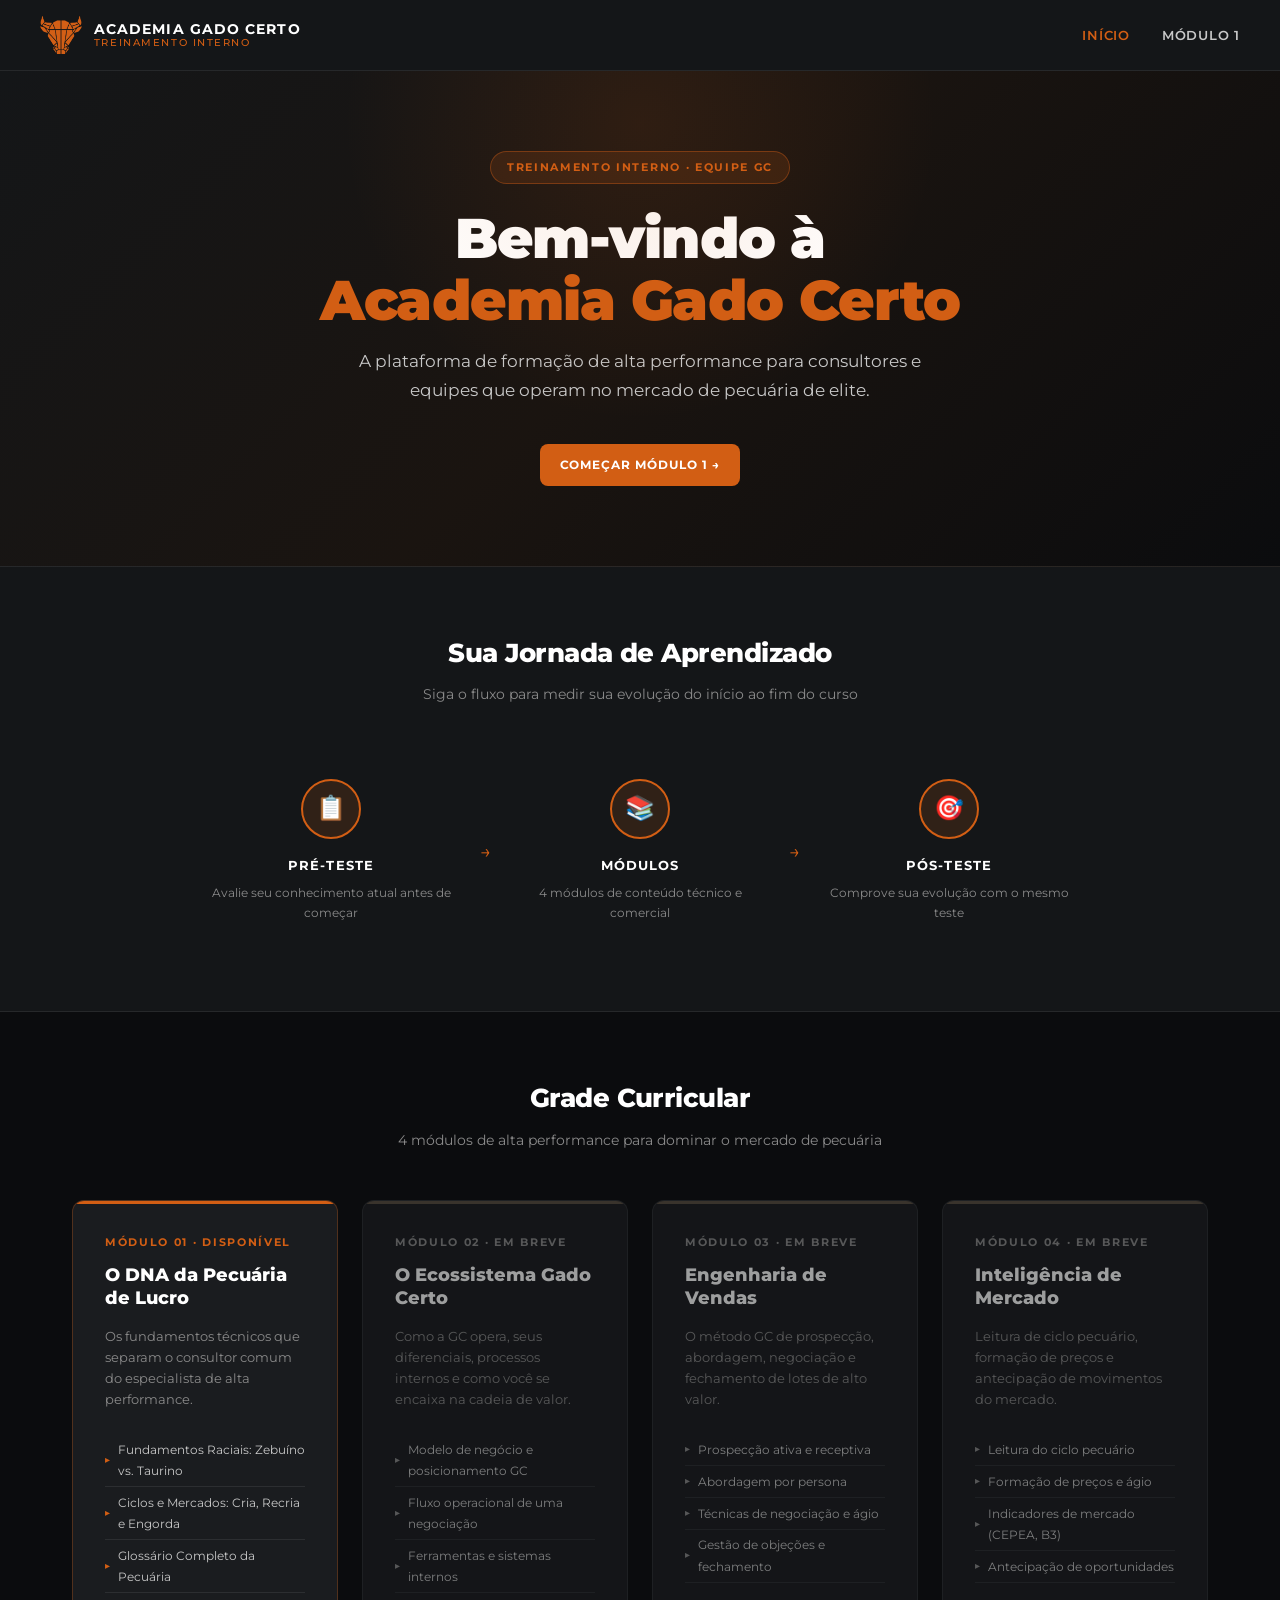
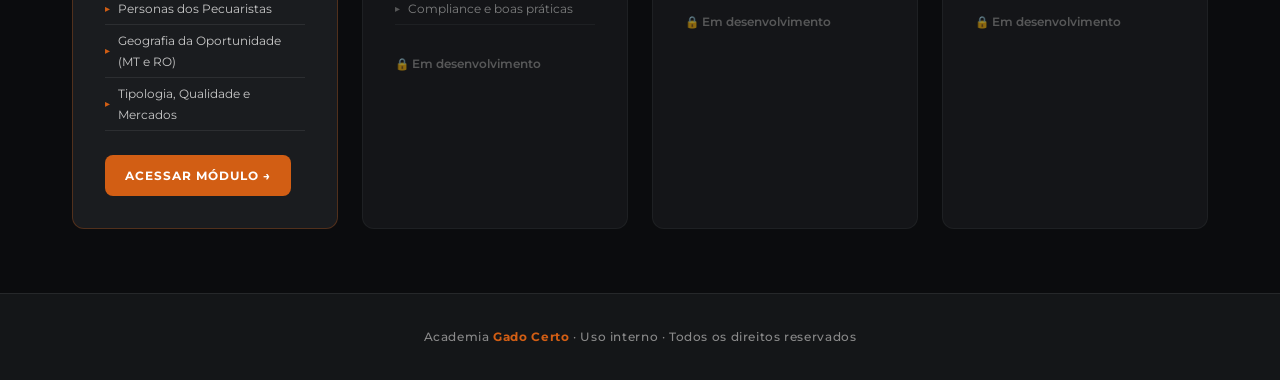
<file: index.html>
<!DOCTYPE html>
<html lang="pt-BR">
<head>
  <meta charset="UTF-8" />
  <meta name="viewport" content="width=device-width, initial-scale=1.0" />
  <title>Academia Gado Certo</title>
  <link rel="stylesheet" href="assets/style.css" />
  <link rel="icon" type="image/png" href="assets/logo.png" />
</head>
<body>

  <!-- HEADER -->
  <header class="header">
    <div class="header-inner">
      <a href="index.html" class="logo-area">
        <img src="assets/logo.png" alt="Gado Certo" />
        <div class="logo-text">
          Academia Gado Certo
          <span>Treinamento Interno</span>
        </div>
      </a>
      <ul class="nav-links">
        <li><a href="index.html" class="active">Início</a></li>
        <li><a href="modulo-1.html">Módulo 1</a></li>
      </ul>
    </div>
  </header>

  <!-- HERO -->
  <section class="hero">
    <div class="hero-badge">Treinamento Interno · Equipe GC</div>
    <h1>Bem-vindo à<br /><em>Academia Gado Certo</em></h1>
    <p>A plataforma de formação de alta performance para consultores e equipes que operam no mercado de pecuária de elite.</p>
    <a href="modulo-1.html" class="btn btn-primary">Começar Módulo 1 →</a>
  </section>

  <!-- FLUXO DE APRENDIZADO -->
  <section class="flow">
    <div class="section-title">
      <h2>Sua Jornada de Aprendizado</h2>
      <p>Siga o fluxo para medir sua evolução do início ao fim do curso</p>
    </div>
    <div class="flow-steps">
      <div class="flow-step active">
        <div class="step-icon">📋</div>
        <h3>Pré-Teste</h3>
        <p>Avalie seu conhecimento atual antes de começar</p>
      </div>
      <div class="flow-arrow">→</div>
      <div class="flow-step active">
        <div class="step-icon">📚</div>
        <h3>Módulos</h3>
        <p>4 módulos de conteúdo técnico e comercial</p>
      </div>
      <div class="flow-arrow">→</div>
      <div class="flow-step active">
        <div class="step-icon">🎯</div>
        <h3>Pós-Teste</h3>
        <p>Comprove sua evolução com o mesmo teste</p>
      </div>
    </div>
  </section>

  <!-- GRADE CURRICULAR -->
  <section class="modules-section">
    <div class="section-title">
      <h2>Grade Curricular</h2>
      <p>4 módulos de alta performance para dominar o mercado de pecuária</p>
    </div>
    <div class="modules-grid">

      <!-- M1 -->
      <div class="module-card active" onclick="location.href='modulo-1.html'">
        <div class="module-number">Módulo 01 · Disponível</div>
        <h3>O DNA da Pecuária de Lucro</h3>
        <p>Os fundamentos técnicos que separam o consultor comum do especialista de alta performance.</p>
        <ul class="module-topics">
          <li>Fundamentos Raciais: Zebuíno vs. Taurino</li>
          <li>Ciclos e Mercados: Cria, Recria e Engorda</li>
          <li>Glossário Completo da Pecuária</li>
          <li>Personas dos Pecuaristas</li>
          <li>Geografia da Oportunidade (MT e RO)</li>
          <li>Tipologia, Qualidade e Mercados</li>
        </ul>
        <a href="modulo-1.html" class="btn btn-primary">Acessar Módulo →</a>
      </div>

      <!-- M2 -->
      <div class="module-card locked">
        <div class="module-number">Módulo 02 · Em breve</div>
        <h3>O Ecossistema Gado Certo</h3>
        <p>Como a GC opera, seus diferenciais, processos internos e como você se encaixa na cadeia de valor.</p>
        <ul class="module-topics">
          <li>Modelo de negócio e posicionamento GC</li>
          <li>Fluxo operacional de uma negociação</li>
          <li>Ferramentas e sistemas internos</li>
          <li>Compliance e boas práticas</li>
        </ul>
        <span class="lock-badge">🔒 Em desenvolvimento</span>
      </div>

      <!-- M3 -->
      <div class="module-card locked">
        <div class="module-number">Módulo 03 · Em breve</div>
        <h3>Engenharia de Vendas</h3>
        <p>O método GC de prospecção, abordagem, negociação e fechamento de lotes de alto valor.</p>
        <ul class="module-topics">
          <li>Prospecção ativa e receptiva</li>
          <li>Abordagem por persona</li>
          <li>Técnicas de negociação e ágio</li>
          <li>Gestão de objeções e fechamento</li>
        </ul>
        <span class="lock-badge">🔒 Em desenvolvimento</span>
      </div>

      <!-- M4 -->
      <div class="module-card locked">
        <div class="module-number">Módulo 04 · Em breve</div>
        <h3>Inteligência de Mercado</h3>
        <p>Leitura de ciclo pecuário, formação de preços e antecipação de movimentos do mercado.</p>
        <ul class="module-topics">
          <li>Leitura do ciclo pecuário</li>
          <li>Formação de preços e ágio</li>
          <li>Indicadores de mercado (CEPEA, B3)</li>
          <li>Antecipação de oportunidades</li>
        </ul>
        <span class="lock-badge">🔒 Em desenvolvimento</span>
      </div>

    </div>
  </section>

  <!-- FOOTER -->
  <footer class="footer">
    <p>Academia <strong>Gado Certo</strong> · Uso interno · Todos os direitos reservados</p>
  </footer>

</body>
</html>
</file>
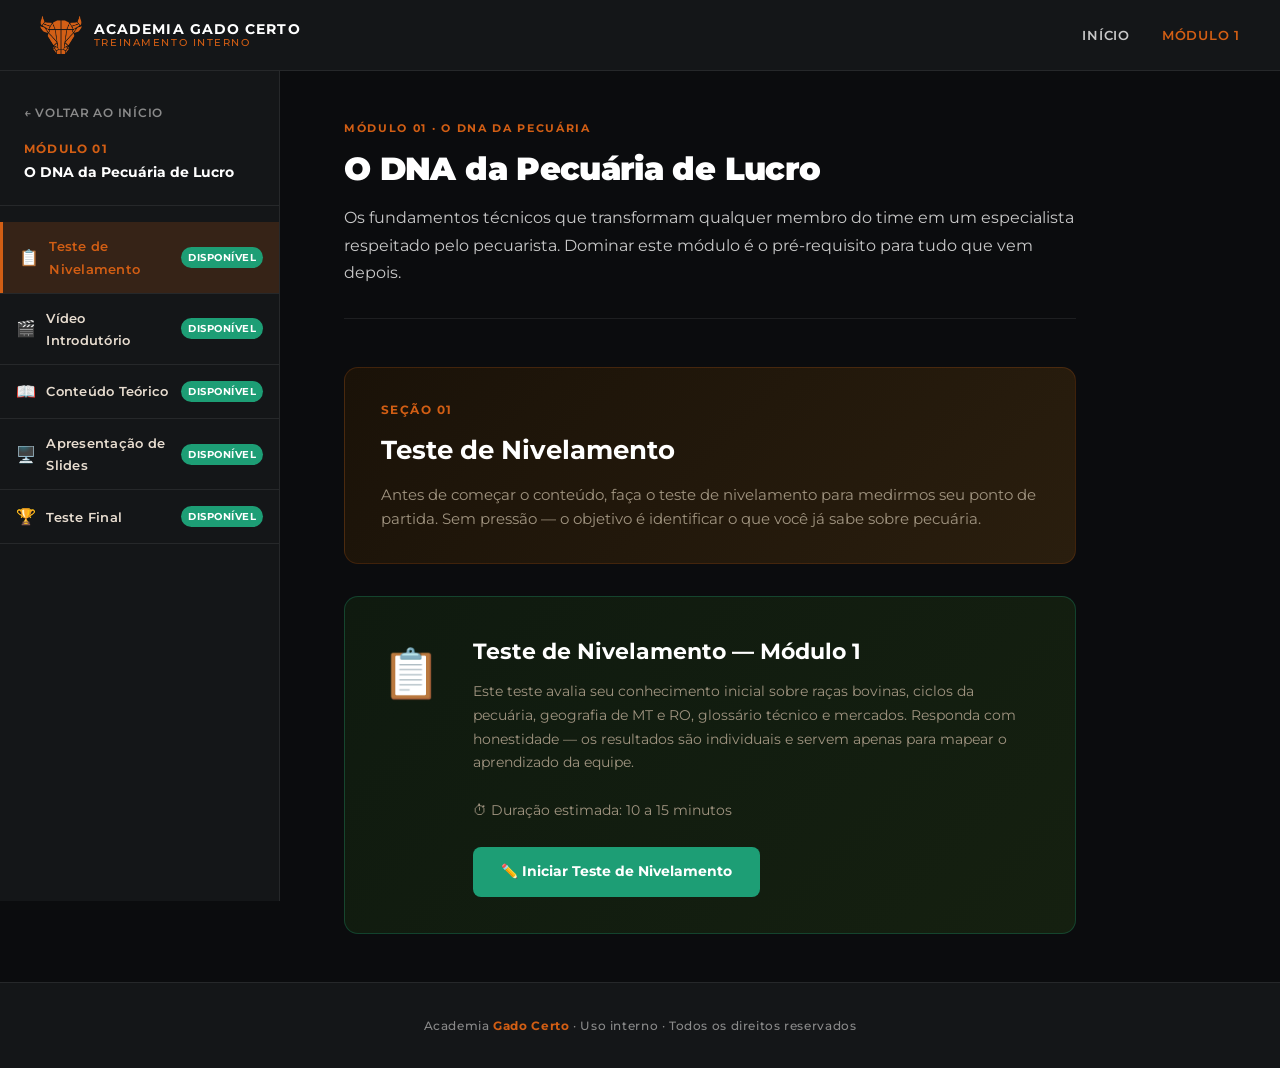
<file: modulo-1.html>
<!DOCTYPE html>
<html lang="pt-BR">
<head>
  <meta charset="UTF-8" />
  <meta name="viewport" content="width=device-width, initial-scale=1.0" />
  <title>Módulo 1 — Academia Gado Certo</title>
  <link rel="stylesheet" href="assets/style.css" />
  <link rel="icon" type="image/png" href="assets/logo.png" />
  <style>
    /* ===== VISUAIS ===== */
    .visual-block { margin:28px 0 32px; padding:20px 16px; background:#faf7f1; border:1px solid #e8e1d3; border-radius:12px; }
    .visual-block svg { display:block; width:100%; height:auto; max-width:720px; margin:0 auto; }
    .visual-block .th { font-family:'Montserrat',sans-serif; font-size:16px; font-weight:600; fill:#0b0c0e; }
    .visual-block .ts { font-family:'Montserrat',sans-serif; font-size:11px; fill:#584e41; }
    .visual-block svg text { font-family:'Montserrat',sans-serif; }
    .visual-caption { text-align:center; font-size:13px; color:#584e41; font-style:italic; margin-top:8px; }
    .visual-block .c-teal rect { fill:#E1F5EE; stroke:#1D9E75; }
    .visual-block .c-teal text.th { fill:#085041; }
    .visual-block .c-amber rect { fill:#FAEEDA; stroke:#BA7517; }
    .visual-block .c-amber text.th { fill:#633806; }
    .visual-block .c-coral rect { fill:#FAECE7; stroke:#993C1D; }
    .visual-block .c-coral text.th { fill:#4A1B0C; }
    .breed-img { display:block; width:100%; max-width:480px; height:260px; object-fit:cover; border-radius:10px; margin:14px 0 24px; box-shadow:0 2px 10px rgba(0,0,0,.10); }

    /* ===== NOVA SIDEBAR (5 seções) ===== */
    .sidebar-nav-sections { list-style:none; padding:0; margin:0; }
    .sidebar-nav-sections > li { border-bottom:1px solid rgba(255,255,255,.08); }
    .sidebar-nav-sections > li > a {
      display:flex; align-items:center; gap:10px;
      padding:13px 16px; font-size:13px; font-weight:600;
      color:#e8ddd0; text-decoration:none; letter-spacing:.02em;
      transition:background .15s, color .15s;
    }
    .sidebar-nav-sections > li > a:hover { background:rgba(255,255,255,.06); color:#fff; }
    .sidebar-nav-sections > li > a.active { background:rgba(210,94,20,.18); color:#D25E14; border-left:3px solid #D25E14; }
    .sidebar-nav-sections .sec-icon { font-size:16px; flex-shrink:0; }
    .sidebar-nav-sections .sec-badge {
      margin-left:auto; font-size:10px; font-weight:700; letter-spacing:.05em;
      padding:2px 7px; border-radius:20px; text-transform:uppercase;
    }
    .badge-available { background:#1D9E75; color:#fff; }
    .badge-soon { background:rgba(255,255,255,.12); color:#a09480; }

    /* Sub-nav interno do Conteúdo Teórico */
    .theory-subnav { list-style:none; padding:0; margin:0; background:rgba(0,0,0,.15); }
    .theory-subnav li a {
      display:block; padding:8px 16px 8px 42px; font-size:12px;
      color:#a09480; text-decoration:none; transition:color .15s, background .15s;
    }
    .theory-subnav li a:hover { color:#e8ddd0; background:rgba(255,255,255,.04); }
    .theory-subnav li a.active { color:#D25E14; }
    .theory-subnav { display:none; }
    .theory-subnav.open { display:block; }

    /* ===== SEÇÕES PRINCIPAIS DO CONTEÚDO ===== */
    .module-section { display:none; }
    .module-section.active { display:block; }

    /* Cabeçalho de seção */
    .section-hero {
      background:linear-gradient(135deg,#1a1208 0%,#2a1e0e 100%);
      border:1px solid rgba(210,94,20,.2);
      border-radius:14px; padding:32px 36px; margin-bottom:32px;
    }
    .section-hero .sec-number { font-size:12px; font-weight:700; letter-spacing:.12em; text-transform:uppercase; color:#D25E14; margin-bottom:8px; }
    .section-hero h2 { font-size:26px; font-weight:700; color:#fff; margin:0 0 10px; }
    .section-hero p { color:#a09480; font-size:15px; margin:0; line-height:1.6; }

    /* Card de "em breve" */
    .coming-soon-card {
      display:flex; flex-direction:column; align-items:center; justify-content:center;
      gap:16px; padding:60px 32px; border:2px dashed rgba(210,94,20,.25);
      border-radius:14px; text-align:center; background:rgba(210,94,20,.04);
    }
    .coming-soon-card .cs-icon { font-size:48px; opacity:.5; }
    .coming-soon-card h3 { font-size:20px; color:#e8ddd0; margin:0; }
    .coming-soon-card p { color:#a09480; font-size:14px; margin:0; max-width:360px; line-height:1.6; }

    /* Card de nivelamento */
    .test-card {
      background:linear-gradient(135deg,#0f1a0f 0%,#152010 100%);
      border:1px solid rgba(29,158,117,.3); border-radius:14px;
      padding:36px; display:flex; gap:32px; align-items:flex-start;
    }
    .test-card-icon { font-size:48px; flex-shrink:0; }
    .test-card-body h3 { font-size:22px; color:#fff; margin:0 0 10px; }
    .test-card-body p { color:#a09480; font-size:14px; line-height:1.7; margin:0 0 24px; }
    .test-card-body .btn-test {
      display:inline-flex; align-items:center; gap:8px;
      background:#1D9E75; color:#fff; font-weight:700; font-size:14px;
      padding:13px 28px; border-radius:8px; text-decoration:none;
      transition:background .15s, transform .1s;
    }
    .test-card-body .btn-test:hover { background:#167a5a; transform:translateY(-1px); }

    /* Slides iframe */
    .slides-container { border-radius:12px; overflow:hidden; border:1px solid rgba(255,255,255,.1); }
    .slides-container iframe { display:block; width:100%; height:700px; border:none; }
    .slides-note { margin-top:12px; font-size:13px; color:#a09480; font-style:italic; }
    .btn-fullscreen {
      display:inline-flex; align-items:center; gap:8px;
      margin-top:14px; padding:12px 24px;
      background:rgba(210,94,20,.15); border:1px solid rgba(210,94,20,.4);
      color:#D25E14; font-weight:700; font-size:14px; letter-spacing:.02em;
      border-radius:8px; text-decoration:none; cursor:pointer;
      transition:background .15s, transform .1s;
    }
    .btn-fullscreen:hover { background:rgba(210,94,20,.28); transform:translateY(-1px); }
  </style>
</head>
<body>

  <!-- HEADER -->
  <header class="header">
    <div class="header-inner">
      <a href="index.html" class="logo-area">
        <img src="assets/logo.png" alt="Gado Certo" />
        <div class="logo-text">
          Academia Gado Certo
          <span>Treinamento Interno</span>
        </div>
      </a>
      <ul class="nav-links">
        <li><a href="index.html">Início</a></li>
        <li><a href="modulo-1.html" class="active">Módulo 1</a></li>
      </ul>
    </div>
  </header>

  <!-- LAYOUT -->
  <div class="module-layout">

    <!-- SIDEBAR — 5 seções principais -->
    <aside class="sidebar">
      <div class="sidebar-header">
        <a href="index.html" class="back-link">← Voltar ao início</a>
        <h3>Módulo 01</h3>
        <p>O DNA da Pecuária de Lucro</p>
      </div>

      <ul class="sidebar-nav-sections">

        <!-- 1. Nivelamento -->
        <li>
          <a href="#" class="active" onclick="showSection('nivelamento',this);return false;">
            <span class="sec-icon">📋</span>
            Teste de Nivelamento
            <span class="sec-badge badge-available">Disponível</span>
          </a>
        </li>

        <!-- 2. Vídeo -->
        <li>
          <a href="#" onclick="showSection('video',this);return false;">
            <span class="sec-icon">🎬</span>
            Vídeo Introdutório
            <span class="sec-badge badge-available">Disponível</span>
          </a>
        </li>

        <!-- 3. Conteúdo Teórico (com sub-nav expansível) -->
        <li>
          <a href="#" onclick="showSection('teoria',this);toggleSubnav();return false;">
            <span class="sec-icon">📖</span>
            Conteúdo Teórico
            <span class="sec-badge badge-available">Disponível</span>
          </a>
          <ul class="theory-subnav" id="theory-subnav">
            <li><a href="#s1-1" onclick="scrollTo('s1-1')">1.1 Fundamentos Raciais</a></li>
            <li><a href="#s1-2" onclick="scrollTo('s1-2')">1.2 Ciclos e Mercados</a></li>
            <li><a href="#s1-3" onclick="scrollTo('s1-3')">1.3 Glossário da Pecuária</a></li>
            <li><a href="#s1-4" onclick="scrollTo('s1-4')">1.4 Personas dos Pecuaristas</a></li>
            <li><a href="#s1-5" onclick="scrollTo('s1-5')">1.5 Geografia da Oportunidade</a></li>
            <li><a href="#s1-6" onclick="scrollTo('s1-6')">1.6 Tipologia e Qualidade</a></li>
            <li><a href="#s1-7" onclick="scrollTo('s1-7')">1.7 Mercados</a></li>
            <li><a href="#s1-8" onclick="scrollTo('s1-8')">1.8 Fatores Críticos</a></li>
            <li><a href="#s1-9" onclick="scrollTo('s1-9')">1.9 Ciclo Pecuário e Preços</a></li>
          </ul>
        </li>

        <!-- 4. Slides -->
        <li>
          <a href="#" onclick="showSection('slides',this);return false;">
            <span class="sec-icon">🖥️</span>
            Apresentação de Slides
            <span class="sec-badge badge-available">Disponível</span>
          </a>
        </li>

        <!-- 5. Teste Final -->
        <li>
          <a href="#" onclick="showSection('testef',this);return false;">
            <span class="sec-icon">🏆</span>
            Teste Final
            <span class="sec-badge badge-available">Disponível</span>
          </a>
        </li>

      </ul>
    </aside>

    <!-- CONTEÚDO PRINCIPAL -->
    <main class="content">

      <!-- HEADER DO MÓDULO -->
      <div class="content-header">
        <div class="module-tag">Módulo 01 · O DNA da Pecuária</div>
        <h1>O DNA da Pecuária de Lucro</h1>
        <p class="intro">Os fundamentos técnicos que transformam qualquer membro do time em um especialista respeitado pelo pecuarista. Dominar este módulo é o pré-requisito para tudo que vem depois.</p>
      </div>

      <!-- ═══ SEÇÃO 1: TESTE DE NIVELAMENTO ═══ -->
      <div class="module-section active" id="sec-nivelamento">
        <div class="section-hero">
          <div class="sec-number">Seção 01</div>
          <h2>Teste de Nivelamento</h2>
          <p>Antes de começar o conteúdo, faça o teste de nivelamento para medirmos seu ponto de partida. Sem pressão — o objetivo é identificar o que você já sabe sobre pecuária.</p>
        </div>
        <div class="test-card">
          <div class="test-card-icon">📋</div>
          <div class="test-card-body">
            <h3>Teste de Nivelamento — Módulo 1</h3>
            <p>Este teste avalia seu conhecimento inicial sobre raças bovinas, ciclos da pecuária, geografia de MT e RO, glossário técnico e mercados. Responda com honestidade — os resultados são individuais e servem apenas para mapear o aprendizado da equipe.</p>
            <p>⏱ Duração estimada: 10 a 15 minutos</p>
            <a class="btn-test" href="https://script.google.com/macros/s/AKfycbxOD1wcf5c_QdRE5Ip-GUxKuM74ZlF1mr5jHVO_xcgZ3W2bMSboMw-E0bTqbYvNx8rB/exec" target="_blank">
              ✏️ Iniciar Teste de Nivelamento
            </a>
          </div>
        </div>
      </div>

      <!-- ═══ SEÇÃO 2: VÍDEO INTRODUTÓRIO ═══ -->
      <div class="module-section" id="sec-video">
        <div class="section-hero">
          <div class="sec-number">Seção 02</div>
          <h2>Vídeo Introdutório</h2>
          <p>Uma visão geral do módulo em formato de vídeo para você entender o contexto antes de mergulhar no conteúdo teórico.</p>
        </div>
        <div class="slides-container">
          <iframe src="https://drive.google.com/file/d/1HMgeY4NNzRaz_VnT9Iyw9uzW4BwVbVGQ/preview" allowfullscreen allow="autoplay"></iframe>
        </div>
        <p class="slides-note">Clique em tela cheia para melhor visualização.</p>
      </div>

      <!-- ═══ SEÇÃO 3: CONTEÚDO TEÓRICO ═══ -->
      <div class="module-section" id="sec-teoria">
        <div class="section-hero">
          <div class="sec-number">Seção 03</div>
          <h2>Conteúdo Teórico</h2>
          <p>O material completo do DNA da Pecuária de Lucro — raças, ciclos, glossário, personas, geografia, qualidade, mercados e formação de preços.</p>
        </div>

      <!-- 1.1 FUNDAMENTOS RACIAIS -->
      <section class="section-block" id="s1-1">
        <h2>1.1 Fundamentos Raciais: A Dualidade da Pecuária (Indicus vs. Taurus)</h2>
        <p>No cenário da pecuária global, e especialmente na brasileira, o sucesso do negócio começa na escolha genética correta para cada ambiente e objetivo de mercado. Entender a distinção entre as subespécies de gado bovino não é apenas uma questão de zoologia, mas de <strong>estratégia financeira e eficiência produtiva</strong>.</p>

        <h3>1.1.1 Bos Indicus (Zebuínos): A Resistência do Trópico</h3>
        <ul>
          <li><strong>Origem:</strong> Sul da Ásia (Índia). Selecionados por milênios para suportar calor extremo, longas caminhadas e forragens fibrosas.</li>
          <li><strong>Chegada ao Brasil:</strong> As primeiras importações começaram em 1868 (Bahia), mas a grande explosão ocorreu nas décadas de 1910 e 1960 com as importações históricas da Índia.</li>
          <li><strong>Características Chave:</strong> Presença do cupim (reserva de gordura e energia), barbela desenvolvida, orelhas longas e pele pigmentada com alta densidade de glândulas sudoríparas.</li>
          <li><strong>A Vantagem Estratégica:</strong> Alta resistência ao calor, tolerância natural a ectoparasitas (carrapatos e mosca-do-chifre) e eficiência na digestão de pastagens tropicais de menor qualidade.</li>
          <li><strong>O Papel no Portfólio:</strong> É o "gado de guerra", ideal para a fase de cria e recria em pastagens extensivas sob sol forte.</li>
        </ul>

        <h3>1.1.2 Nelore (O Soberano)</h3>
        <ul>
          <li><strong>Histórico &amp; Origem:</strong> Originário da região de Ongole, na Índia. Entrou no Brasil no final do século XIX, mas dominou o Centro-Oeste e o Norte a partir das décadas de 1970 e 1980, impulsionado pela abertura das fronteiras agrícolas.</li>
          <li><strong>Estimativa de Rebanho:</strong>
            <ul>
              <li>Mato Grosso: Representa cerca de 90% do rebanho mato-grossense (aproximadamente 30,6 milhões de cabeças do rebanho total de ~34 milhões).</li>
              <li><strong>Rondônia:</strong> Base absoluta de sustentação, compondo cerca de 85% do rebanho rondoniense (aproximadamente 14,5 milhões de cabeças do total estadual de ~17 milhões).</li>
            </ul>
          </li>
          <li><strong>Por que domina o mercado local:</strong> É o animal que melhor se adaptou ao regime de calor contínuo e grandes extensões de pasto da Amazônia Legal e do Cerrado.</li>
          <li><strong>Destaque 2026:</strong> O Nelore Pintado tem ganhado uma valorização astronômica no mercado de elite e genética, com recordes recentes de preços em leilões e grandes campeonatos na Expozebu 2026.</li>
        </ul>
        <img src="Nelore.png" alt="Nelore" class="breed-img"/>

        <h3>1.1.3 Brahman</h3>
        <ul>
          <li><strong>Histórico &amp; Origem:</strong> Desenvolvido nos Estados Unidos no início do século XX a partir do cruzamento de quatro raças zebuínas indianas (Guzerá, Nelore, Gir e Krishna Valley). Chegou ao Brasil em 1994, após a abertura das importações americanas.</li>
          <li><strong>Entrada no MT/RO:</strong> Ganhou força nos anos 2000. No MT e em RO, destaca-se em projetos de cruzamento por sua alta capacidade de carcaça e excelente docilidade no manejo.</li>
          <li><strong>Diferencial:</strong> Musculatura mais robusta que o Nelore tradicional, sendo muito utilizado para dar "choque de sangue" em plantéis que precisam de ganho de peso precoce sem perder a casca rústica do zebuíno.</li>
        </ul>
        <img src="Brahman.png" alt="Brahman" class="breed-img"/>

        <h3>1.1.4 Tabapuã</h3>
        <ul>
          <li><strong>Histórico &amp; Origem:</strong> É o "Zebu Brasileiro", formado no estado de São Paulo (Fazenda Água Milagrosa) a partir da década de 1940, utilizando uma base de gado Nelore, Guzerá e Gir mochos.</li>
          <li><strong>Entrada no MT/RO:</strong> Introduzido a partir dos anos 1980. No Mato Grosso e nas regiões de cria de Rondônia, é altamente valorizado pelo excelente ganho de peso a pasto e pela habilidade materna das vacas.</li>
          <li><strong>Diferencial:</strong> É um gado mocho (sem chifres) por natureza, o que reduz drasticamente os acidentes no curral, facilita o transporte em caminhões e diminui o estresse no manejo de apartação.</li>
        </ul>
        <img src="Tabapua.png" alt="Tabapuã" class="breed-img"/>

        <h3>1.1.5 Guzerá</h3>
        <ul>
          <li><strong>Histórico &amp; Origem:</strong> Originário da região desértica de Kankrej, na Índia. Foi a primeira raça zebuína a chegar ao Brasil de forma estruturada, ainda em 1870. No Mato Grosso, foi fundamental no início do século XX para "azebuar" o gado antigo da região.</li>
          <li><strong>Diferencial:</strong> Considerado o "trator" do semiárido pela sua resistência extrema à seca. No MT e RO, é amplamente utilizado em cruzamentos para a produção de fêmeas F1 rústicas e com alta capacidade leiteira (Guzolando) ou para imprimir estrutura óssea pesada nos bezerros de corte.</li>
        </ul>
        <img src="Guzera.png" alt="Guzerá" class="breed-img"/>

        <h3>1.1.6 Gir (Foco em Leite e Cruzamento)</h3>
        <ul>
          <li><strong>Histórico &amp; Origem:</strong> Originário da península de Kathiawar, na Índia. Importado em larga escala para o Brasil a partir de 1906. Embora o MT e RO tenham focos majoritários em corte, o Gir Leiteiro é a base essencial para a formação do Girolando, garantindo o abastecimento e a sustentabilidade das bacias leiteiras das regiões de Campo Grande/Cuiabá e das pequenas propriedades rondonienses.</li>
        </ul>
        <img src="GIR_leiteiro.png" alt="Gir Leiteiro" class="breed-img"/>

        <h3>1.1.7 Bos Taurus (Taurinos): A Excelência da Carcaça</h3>
        <ul>
          <li><strong>Origem:</strong> Europa e Ásia. Evoluíram por milênios em ambientes de clima temperado e frio.</li>
          <li><strong>Chegada ao Brasil:</strong> Os primeiros taurinos (de origem ibérica) chegaram com os colonizadores em 1534. As raças britânicas e continentais modernas (Angus, Hereford, Simental) entraram a partir do início do século XX, concentrando-se inicialmente no Sul do país.</li>
          <li><strong>Características Chave:</strong> Ausência de cupim, couro mais grosso, pelo mais denso e carcaça mais compacta, com alta deposição de tecido muscular.</li>
          <li><strong>A Vantagem Estratégica:</strong> Precocidade sexual extrema, acabamento rápido de carcaça, maior deposição de gordura intramuscular (mármore) e carne com fibras finas e macias.</li>
          <li><strong>O Papel no Portfólio:</strong> É o gado focado em altíssimo valor agregado. Exige nutrição de ponta (sempre associado ao confinamento ou semiconfinamento no Centro-Oeste) e é o favorito para atender frigoríficos que exportam para mercados premium e cotas internacionais.</li>
        </ul>

        <div class="highlight-card">
          <div class="label">🔑 1.1.8 A "Chave do Vendedor GC": O Cruzamento Industrial e o Cenário Local</div>
          <p>O consultor de alta performance deve entender que no Mato Grosso e em Rondônia, a presença de raças taurinas é estritamente estratégica e focada no <strong>Cruzamento Industrial via IATF</strong> (Inseminação Artificial em Tempo Fixo). Como o clima de estados como MT e RO é desafiador (calor intenso e pressão de parasitas), o choque de sangue (heterose) entrega o animal perfeito: união da resistência zebuína com a precocidade taurina.</p>
        </div>

        <h3>1.1.9 Angus (Aberdeen Angus)</h3>
        <ul>
          <li><strong>Histórico &amp; Origem:</strong> Originário dos condados de Aberdeenshire e Angus, na Escócia. Entrou no Brasil em 1906 pelo Rio Grande do Sul. Durante quase um século ficou restrito ao Sul devido ao clima. Sua história mudou radicalmente nos anos 2000 com a tecnologia da IATF.</li>
          <li><strong>Estimativa no MT/RO:</strong> É a raça taurina líder disparada em sêmen comercializado. Estima-se que os lotes de cruzamento F1 Angus/Nelore movimentem mais de 2,5 a 3 milhões de cabeças por ano na engorda e confinamento do Mato Grosso, com crescimento acelerado nos polos de confinamento de Rondônia.</li>
          <li><strong>Vantagem Comercial:</strong> Precocidade extrema e acabamento de gordura exigido pelos frigoríficos (Protocolo Carne Angus Certificada). O produtor do MT/RO busca o Angus para antecipar o giro do caixa e garantir o bônus financeiro na balança industrial.</li>
        </ul>
        <img src="Angus.png" alt="Angus" class="breed-img"/>

        <h3>1.1.10 Senepol (O Taurino Adaptado)</h3>
        <ul>
          <li><strong>Histórico &amp; Origem:</strong> Desenvolvido no Caribe (Ilha de Saint Croix) no início do século XX, cruzando a raça N'Dama (africana) com Red Poll (britânica). Chegou ao Brasil em 2000.</li>
          <li><strong>Aplicação no MT/RO:</strong> É o único taurino puro que consegue realizar monta natural a campo sob o calor de 40°C do Mato Grosso e de Rondônia. É a solução perfeita para o pecuarista que deseja produzir bezerros de qualidade taurina, mas não possui estrutura para fazer inseminação artificial (IATF).</li>
        </ul>
        <img src="Senepol.png" alt="Senepol" class="breed-img"/>

        <h3>1.1.11 Brangus e Braford (Sintéticos / Compostos)</h3>
        <ul>
          <li><strong>Histórico &amp; Origem:</strong> Desenvolvidos nas Américas (meados do século XX) fundindo raças britânicas com o Zebu (geralmente 5/8 Taurino e 3/8 Zebu). Consolidaram-se fortemente no MT a partir dos anos 1990.</li>
          <li><strong>Destaque Local:</strong> O Brangus consolidou-se como uma verdadeira "raça de guerra" nas regiões do Médio-Norte, Araguaia e nos solos mais pesados de Rondônia. Garante o ganho de peso e o mármore do Angus sem sofrer com a pressão severa de carrapatos do bioma tropical.</li>
        </ul>
        <img src="Brangus.png" alt="Brangus" class="breed-img"/>

        <h3>1.1.12 Simental</h3>
        <ul>
          <li><strong>Histórico &amp; Origem:</strong> Originário do Vale do Rio Simme, na Suíça. Chegou ao Brasil em 1904. No Centro-Oeste, a linhagem sul-africana (Simental Simbrasil) foi a que melhor se adaptou. No MT, destaca-se por dar porte, comprimento de carcaça e muito peso na balança aos bezerros de reposição.</li>
        </ul>
        <img src="Simental.png" alt="Simental" class="breed-img"/>

        <h3>1.1.13 Caracu e Pantaneiro (Raças Crioulas / Adaptadas)</h3>
        <ul>
          <li><strong>Caracu:</strong> Taurino ibérico trazido pelos colonizadores portugueses. Passou por mais de 400 anos de seleção natural nos cerrados brasileiros. Entrega rusticidade máxima, longevidade e é muito buscado para produzir fêmeas de reposição com alta habilidade materna.</li>
          <li><strong>Pantaneiro:</strong> Raça nativa e patrimônio genético do Pantanal Mato-Grossense. É o único animal do mundo capaz de suportar as alternâncias severas de meses de inundação e meses de seca estrita. Possui cascos extremamente duros e adaptados à umidade, sendo essencial para manter a pecuária sustentável daquela região ecológica.</li>
        </ul>
        <img src="Caracu.png" alt="Caracu" class="breed-img"/>
        <img src="Pantaneiro.png" alt="Pantaneiro" class="breed-img"/>
      </section>

      <!-- 1.2 CICLOS E MERCADOS -->
      <section class="section-block" id="s1-2">
        <h2>1.2 – Ciclos e Mercados: A Engrenagem do Lucro</h2>
        <p>A pecuária de corte é dividida em três fases principais. O vendedor de elite identifica em qual fase o cliente está para oferecer a solução de liquidez (venda) ou de reposição (compra) correta.</p>

        <div class="visual-block">
          <svg viewBox="0 0 680 360" role="img" aria-label="Diagrama do ciclo pecuário">
            <defs>
              <marker id="arr-cycles" viewBox="0 0 10 10" refX="8" refY="5" markerWidth="6" markerHeight="6" orient="auto-start-reverse">
                <path d="M2 1L8 5L2 9" fill="none" stroke="#73726c" stroke-width="1.5" stroke-linecap="round" stroke-linejoin="round"/>
              </marker>
            </defs>
            <g class="c-teal">
              <rect x="40" y="60" width="170" height="120" rx="12" stroke-width="0.5"/>
              <text class="th" x="125" y="92" text-anchor="middle">Cria</text>
              <text class="ts" x="125" y="115" text-anchor="middle">Fábrica de bezerros</text>
              <text class="ts" x="125" y="148" text-anchor="middle">7 a 9 meses</text>
              <text class="ts" x="125" y="165" text-anchor="middle">até a desmama</text>
            </g>
            <g class="c-amber">
              <rect x="255" y="60" width="170" height="120" rx="12" stroke-width="0.5"/>
              <text class="th" x="340" y="92" text-anchor="middle">Recria</text>
              <text class="ts" x="340" y="115" text-anchor="middle">Estirão do animal</text>
              <text class="ts" x="340" y="148" text-anchor="middle">12 a 24 meses</text>
              <text class="ts" x="340" y="165" text-anchor="middle">de ganho de peso</text>
            </g>
            <g class="c-coral">
              <rect x="470" y="60" width="170" height="120" rx="12" stroke-width="0.5"/>
              <text class="th" x="555" y="92" text-anchor="middle">Engorda</text>
              <text class="ts" x="555" y="115" text-anchor="middle">Terminação</text>
              <text class="ts" x="555" y="148" text-anchor="middle">90 a 120 dias</text>
              <text class="ts" x="555" y="165" text-anchor="middle">em confinamento</text>
            </g>
            <line x1="218" y1="120" x2="247" y2="120" stroke="#73726c" stroke-width="1.5" marker-end="url(#arr-cycles)"/>
            <text class="ts" x="232" y="108" text-anchor="middle">bezerro</text>
            <line x1="433" y1="120" x2="462" y2="120" stroke="#73726c" stroke-width="1.5" marker-end="url(#arr-cycles)"/>
            <text class="ts" x="447" y="108" text-anchor="middle">boi magro</text>
            <line x1="40" y1="220" x2="640" y2="220" stroke="#d9d4c5" stroke-width="0.5"/>
            <text class="ts" x="40" y="244" font-weight="500">Oportunidade GC em cada fase</text>
            <text class="ts" x="125" y="276" text-anchor="middle">Escoar lotes de bezerros</text>
            <text class="ts" x="125" y="293" text-anchor="middle">e trazer matrizes prenhes</text>
            <text class="ts" x="340" y="276" text-anchor="middle">Localizar bezerros de qualidade</text>
            <text class="ts" x="340" y="293" text-anchor="middle">com frete viável</text>
            <text class="ts" x="555" y="276" text-anchor="middle">Conectar terminador ao</text>
            <text class="ts" x="555" y="293" text-anchor="middle">recriador certo</text>
            <text class="ts" x="340" y="335" text-anchor="middle" font-style="italic">Sistema de vasos comunicantes: o preço de uma fase puxa as outras</text>
          </svg>
          <p class="visual-caption">As três fases da pecuária de corte e a oportunidade Gado Certo em cada uma</p>
        </div>

        <h3>1.2.1 Cria: A Fábrica de Bezerros</h3>
        <p>É o início de tudo. O pecuarista mantém um rebanho de matrizes (vacas) para produzir e vender bezerros.</p>
        <ul>
          <li><strong>O Ativo:</strong> Vacas, touros e bezerros de desmame.</li>
          <li><strong>Duração:</strong> Da concepção à desmama (aprox. 7 a 9 meses após o nascimento).</li>
          <li><strong>A "Dor" do Criador:</strong> O fluxo de caixa é lento (ele "colhe" uma vez por ano). Ele depende muito do preço do bezerro no mercado.</li>
          <li><strong>Oportunidade GC:</strong> Ajudar o criador a escoar grandes lotes de bezerros padronizados para recriadores. GC traz aumento de valorização e capilaridade de diferentes compradores mostrando o gado apenas uma única vez. Além de também ajudar trazendo reposição de vacas: matrizes prenhes e paridas.</li>
        </ul>

        <h3>1.2.2 Recria: O Estirão do Animal</h3>
        <p>É a fase intermediária e, geralmente, a mais longa. O objetivo é transformar o bezerro desmamado em um animal adulto (garrote/boi magro) com estrutura óssea e muscular.</p>
        <ul>
          <li><strong>O Ativo:</strong> Bezerros, novilhas e garrotes.</li>
          <li><strong>Duração:</strong> Pode durar de 12 a 24 meses, dependendo da nutrição.</li>
          <li><strong>A "Dor" do Recriador:</strong> Ele é um "comprador profissional". Ele precisa comprar o bezerro barato (reposição) e ganhar peso no pasto com baixo custo.</li>
          <li><strong>Oportunidade GC:</strong> Localizar bezerros de qualidade com frete viável. O recriador é o cliente que mais gira estoque.</li>
        </ul>

        <h3>1.2.3 Engorda (Terminação): O Toque Final</h3>
        <p>A fase onde o animal deposita gordura e atinge o peso de abate. Pode ser feita a pasto, TIP (Terminação Intensiva a Pasto) ou Confinamento.</p>
        <ul>
          <li><strong>O Ativo:</strong> Boi magro, novilhas gordas e Boi Gordo.</li>
          <li><strong>Duração:</strong> Curta (geralmente 90 a 120 dias em confinamento).</li>
          <li><strong>A "Dor" do Terminador:</strong> Margem apertada. Ele é um industrial que transforma grão (milho/DDG) em carne. Ele precisa vender o boi gordo no "pico" da arroba.</li>
          <li><strong>Oportunidade GC:</strong> Conectar o terminador com o recriador, para comprar o boi magro certo para entrar no cocho.</li>
        </ul>

        <h3>1.2.4 O Conceito de "Ciclo Completo"</h3>
        <ul>
          <li>O ciclo completo caracteriza-se pela execução das três fases produtivas — cria, recria e engorda — dentro da mesma estrutura zootécnica.</li>
          <li><strong>Vantagem:</strong> Maior segurança biológica e menor dependência de compra externa.</li>
          <li><strong>Desafio:</strong> Gestão complexa e necessidade de grandes extensões de área.</li>
          <li><strong>Oportunidade GC:</strong> O pecuarista no ciclo completo que intensifica a fazenda, ele não tem a quantidade de bezerros e garrotes necessários para a terminação, então mesmo ele tendo a criação de bezerros, mesmo assim ele precisa comprar diferentes categorias, de vacas, bezerros e ou garrotes. Transformando a Gado Certo na parceira ideal para originar esses animais com o padrão e a agilidade que a sua estrutura intensificada exige.</li>
        </ul>

        <div class="highlight-card">
          <div class="label">💡 O Olhar do Especialista GC (Dica de Ouro)</div>
          <p>O mercado de pecuária é um <strong>sistema de vasos comunicantes</strong>.</p>
          <ul>
            <li>Se o preço do <strong>Boi Gordo</strong> sobe no frigorífico, o terminador corre para comprar <strong>Boi Magro</strong>.</li>
            <li>Isso faz o recriador buscar mais <strong>Bezerros</strong>.</li>
            <li>O que valoriza a conta do <strong>Criador</strong>.</li>
          </ul>
          <p><strong>Tarefa para o Time:</strong> Ao abordar um cliente, a primeira pergunta "mental" deve ser: <em>Em que fase do ciclo ele está hoje e qual o próximo passo dele?</em> Se ele está terminando, ele vai precisar de reposição em breve. <strong>Antecipe-se.</strong></p>
        </div>
      </section>

      <!-- 1.3 GLOSSÁRIO -->
      <section class="section-block" id="s1-3">
        <h2>1.3 – Glossário da Pecuária: O Idioma do Mercado</h2>
        <p>O glossário é o "dicionário de guerra" do time. Para o vendedor ser respeitado pelo pecuarista, ele não pode hesitar ao ouvir esses termos.</p>
        <p>Aqui está o glossário expandido e organizado por <strong>categorias estratégicas</strong>:</p>
        <p><em>Domine os termos para converter técnica em autoridade e autoridade em venda.</em></p>

        <h3>1.3.1 Indicadores de Performance (O que o cliente mede)</h3>
        <ul>
          <li><strong>GMD (Ganho Médio Diário):</strong> É o peso que o animal ganha por dia (ex: 800g/dia). Essencial para calcular quando o lote estará pronto.</li>
          <li><strong>@ (Arroba):</strong> Unidade de medida que equivale a 15kg de carcaça. No Brasil, o preço do gado é sempre por arroba.</li>
          <li><strong>Rendimento de Carcaça:</strong> A porcentagem do peso do animal vivo que vira carne (geralmente entre 50% e 56%).</li>
          <li><strong>Taxa de Lotação:</strong> Número de animais por hectare (UA/ha). Mede a eficiência do uso da terra.</li>
          <li><strong>UA (Unidade Animal):</strong> Unidade de referência que equivale a um animal de 450kg.</li>
        </ul>

        <h3>1.3.2 Tecnologias e Manejo (O "Como" se produz)</h3>
        <ul>
          <li><strong>IATF (Inseminação Artificial em Tempo Fixo):</strong> Protocolo que sincroniza o cio das vacas para inseminar todas em um único dia. Melhora a genética e padroniza o lote.</li>
          <li><strong>TIP (Terminação Intensiva a Pasto):</strong> Engorda acelerada fornecendo grande quantidade de ração diretamente no pasto, sem necessidade de curral de confinamento.</li>
          <li><strong>Confinamento:</strong> Sistema onde o gado fica em piquetes fechados recebendo dieta 100% no cocho para engorda rápida (fase final).</li>
          <li><strong>Semiconfinamento:</strong> Sistema que combina pastagem com suplementação no cocho, equilibrando custo e velocidade de terminação.</li>
          <li><strong>Creep Feeding:</strong> Cocho com acesso restrito apenas aos bezerros (as vacas não entram), para que eles comam ração enquanto ainda mamam. Antecipa a desmama.</li>
        </ul>

        <h3>1.3.3 Nutrição e Insumos (O "Combustível" do boi)</h3>
        <ul>
          <li><strong>DDG (Distillers Dried Grains):</strong> Resíduo seco de destilaria de milho. Proteína barata e eficiente, muito comum no Mato Grosso.</li>
          <li><strong>WDG (Wet Distillers Grains):</strong> É a versão úmida do DDG. Mais barata, mas difícil de transportar e armazenar por muito tempo.</li>
          <li><strong>Suplementação:</strong> Sal mineral, proteinado ou ração entregue no pasto para suprir o que a grama não entrega.</li>
        </ul>

        <h3>1.3.4 Mercado e Comercialização (Onde o dinheiro troca de mãos)</h3>
        <ul>
          <li><strong>Boi China:</strong> Macho jovem (até 30 meses/4 dentes) que atende às exigências de exportação para a China. Geralmente paga um <strong>Prêmio</strong> (valor extra por arroba).</li>
          <li><strong>Ágio:</strong> A diferença de preço (em %) que você paga a mais na arroba do bezerro em relação à arroba do boi gordo. Ex: Se o boi vale R$ 200 e o bezerro sai a R$ 250 a @, o ágio é de 25%.</li>
          <li><strong>Reposição:</strong> A compra de novos animais (bezerros ou bois magros) para repor o que foi vendido para o frigorífico.</li>
          <li><strong>Boi Magro:</strong> Animal que já cresceu (recria), mas ainda não tem gordura. É o "insumo" principal de quem faz engorda.</li>
          <li><strong>Vaca de Descarte:</strong> Matriz que saiu do ciclo de reprodução e será vendida para abate. É uma fonte de caixa importante para o criador.</li>
        </ul>

        <h3>1.3.5 Gestão Financeira e Documentação</h3>
        <ul>
          <li><strong>FIF (Fundo de Investimento nas Cadeias Produtivas Agroindustriais):</strong> Produto financeiro para captar recursos para o agronegócio.</li>
          <li><strong>GTA (Guia de Trânsito Animal):</strong> Documento oficial que atesta as condições sanitárias do lote e permite o transporte. É o "passaporte" do boi. Sem isso, não há venda legal.</li>
          <li><strong>Barter:</strong> Operação de troca. O produtor paga insumos (como ração ou gado) com a produção futura.</li>
          <li><strong>IE (Inscrição Estadual):</strong> É o registro do produtor rural perante a Secretaria da Fazenda (SEFAZ). Sem a IE ativa, o pecuarista não pode emitir Notas Fiscais, o que impede a venda legal do gado.<br/><em><strong>Ponto de Venda GC:</strong> O vendedor deve conferir se a IE do comprador e do vendedor estão regulares para evitar que o caminhão seja retido em barreiras fiscais.</em></li>
          <li><strong>CAR (Cadastro Ambiental Rural):</strong> Registro eletrônico obrigatório para todos os imóveis rurais. Ele integra as informações ambientais das propriedades (Áreas de Preservação Permanente - APP, Reserva Legal, etc.).<br/><em><strong>Ponto de Venda GC:</strong> O mercado moderno (e principalmente os frigoríficos exportadores) não compra de fazendas que tenham restrições no CAR ou desmatamento ilegal. Ter o CAR em dia é sinônimo de "Gado Sustentável" e acesso aos melhores preços.</em></li>
          <li><strong>CAR Aprovado no Cawbot:</strong> O Cawbot é uma plataforma de inteligência que cruza dados do CAR com imagens de satélite e listas de áreas embargadas (IBAMA, SEMAS, etc.).<br/>
            <strong>O que significa:</strong> A fazenda não possui desmatamento ilegal, não sobrepõe terras indígenas ou unidades de conservação e não utiliza trabalho análogo à escravidão.<br/>
            <strong>Vantagem Competitiva:</strong> Gado de fazenda "Cawbot Ok" tem liquidez imediata nos grandes frigoríficos exportadores (JBS, Marfrig, Minerva). É um selo invisível de qualidade socioambiental.</li>
          <li><strong>Nota Fiscal do Produtor (NFP):</strong> O documento fiscal que oficializa a transação financeira. Essencial para o fechamento da operação no setor de OPEC da Gado Certo.</li>
          <li><strong>DIFAL (Diferencial de Alíquota):</strong> Imposto cobrado em operações interestaduais (ex: gado saindo do MT para ser abatido em SP). O vendedor de elite precisa estar atento a quem pagará esse custo na negociação.</li>
        </ul>

        <h3>1.3.6 Categorias de Origem e Valor Genético</h3>
        <ul>
          <li><strong>Gado Comercial:</strong> Animal comprado no mercado ou leilões de terceiros, sem um histórico genético profundo. O foco é apenas o peso e o padrão racial visual.</li>
          <li><strong>Gado Crioulo:</strong> Animal nascido e criado dentro da própria fazenda. O comprador valoriza esse gado porque ele já está <strong>"erado"</strong> (adaptado) ao bioma e o vendedor conhece a procedência genética e sanitária.</li>
          <li><strong>Gado PO (Puro de Origem):</strong> Animal com registro genealógico na associação da raça (ex: ABCZ). É o gado de elite, usado para produzir touros e matrizes, não apenas carne.</li>
          <li><strong>Gado Cruzado:</strong> Resultado do cruzamento entre raças diferentes para aproveitar a <strong>Heterose (Vigor Híbrido)</strong>. O exemplo mais forte no Brasil é o <strong>F1 (Filho 1)</strong> de Aberdeen Angus com Nelore.
            <ul>
              <li><em><strong>F1 Angus/Nelore:</strong> O "ouro" do cruzamento. Alta demanda, fácil de vender, máxima heterose.</em></li>
              <li><em><strong>Tricross:</strong> Quando se usa uma terceira raça sobre a fêmea F1 (ex: F1 Angus x Nelore cruzada com um touro Senepol ou Hereford). É o nível avançado de estratégia genética.</em></li>
              <li><em><strong>Cruzado "Sem Ponta":</strong> Gado cruzado sem critério definido (mistura de várias raças sem foco). Cuidado: Esse gado perde valor porque perde a padronização de carcaça.</em></li>
            </ul>
          </li>
          <li><strong>Gado CEIP:</strong> Animais que possuem o Certificado Especial de Identificação e Produção. São animais comerciais, mas com avaliação genética comprovada.</li>
        </ul>

        <h3>1.3.7 Estado Reprodutivo (Vital para compra e venda de matrizes)</h3>
        <ul>
          <li><strong>Vaca Parida:</strong> Fêmea que já deu à luz e está com o bezerro ao pé. Geralmente vendida como "2 em 1".</li>
          <li><strong>Vaca Prenha:</strong> Fêmea com confirmação de gestação (via toque ou ultrassom). Valorizada pelo "bezerro na barriga".</li>
          <li><strong>Vaca Vazia:</strong> Fêmea que não está prenha. Pode ser uma oportunidade para engorda e descarte ou para nova tentativa de IATF.</li>
          <li><strong>Novilha Pronta / Apta:</strong> Fêmea jovem que atingiu peso e idade para entrar em reprodução.</li>
        </ul>

        <h3>1.3.8 Gírias e Termos Comuns no Mato Grosso (O "Papo de Curral")</h3>
        <ul>
          <li><strong>Boi de Cabeceira:</strong> Os melhores animais de um lote. Os maiores, mais bonitos e mais pesados.</li>
          <li><strong>Fundo de Boiada:</strong> O refugo. Animais que sobraram do lote por serem menores, mais lentos para ganhar peso ou com defeitos de aprumo.</li>
          <li><strong>Gado de "Brinco":</strong> Gado rastreado (SISBOV). Essencial para o vendedor que quer acessar a cota de exportação para a Europa.</li>
          <li><strong>Boi de Cocho:</strong> Animal que já está adaptado a comer ração no cocho (confinamento).</li>
          <li><strong>Eradice:</strong> Refere-se à idade do animal. Um "boi erado" é um boi adulto, pronto para o abate ou trabalho pesado.</li>
          <li><strong>Arrematar:</strong> O ato de fechar o negócio no leilão ou na negociação direta.</li>
          <li><strong>Apartação:</strong> O ato de separar o gado por categoria, peso ou sexo dentro do curral.</li>
          <li><strong>Boi de Rolo:</strong> Termo usado para gado de procedência duvidosa ou negociações informais de troca (perigoso para o vendedor GC, foco em "Gestão de Fricção").</li>
        </ul>
      </section>

      <!-- 1.4 PERSONAS -->
      <section class="section-block" id="s1-4">
        <h2>1.4 – Personas dos Pecuaristas: O Mapa da Abordagem Estratégica</h2>

        <h3>Introdução: Por que mapear o cliente?</h3>
        <p>Para que a sua equipe de elite compreenda não apenas <strong>o que</strong> vender, mas <strong>para quem</strong> vender, a seção de Personas deve servir como um guia de psicologia aplicada ao campo.</p>
        <p>Na pecuária de alta performance, o gado é o ativo, mas a negociação é feita com pessoas. Cada perfil de pecuarista possui dores, objetivos e níveis de afinidade tecnológica distintos. O vendedor da Gado Certo que utiliza a mesma linguagem para um "Pecuarista Raiz" e para um "Comprador de Grande Grupo" está deixando dinheiro na mesa.</p>
        <p>Dominar estas personas permite que você:</p>
        <ul>
          <li><strong>Ajuste o tom de voz:</strong> Do "papo de curral" à apresentação de indicadores financeiros.</li>
          <li><strong>Antecipe Objeções:</strong> Cada persona tem um medo específico (golpes, perda de lucro ou falta de padrão).</li>
          <li><strong>Acelere o Fechamento:</strong> Ao falar o que o cliente valoriza, você constrói o atalho para a confiança.</li>
        </ul>

        <h3>1.4.1 Pecuarista Profissional</h3>
        <ul>
          <li><strong>Rotina e Social:</strong> Reside próximo à propriedade, pois acredita que "é o olho do dono que engorda o gado". Valoriza muito a família e o reconhecimento social pelo trabalho bem-feito.</li>
          <li><strong>Processo Decisório:</strong> Totalmente analítico e organizado. Pecuária é sua renda principal.</li>
          <li><strong>O que ele odeia:</strong> Delegar a venda sem controle e pagar comissões elevadas em leilões.</li>
          <li><strong>Dica de Ouro:</strong> Exalte a qualidade dos animais dele e use referências de outros clientes para gerar conveniência.</li>
        </ul>

        <h3>1.4.2 Pecuarista Empresário</h3>
        <ul>
          <li><strong>Rotina e Social:</strong> Menos experiente na lida direta, visita a fazenda mensalmente e confia no gerente.</li>
          <li><strong>Processo Decisório:</strong> Estratégico, foca na pecuária como investimento e diversificação (considera Integração Lavoura-Pecuária).</li>
          <li><strong>O que ele odeia:</strong> Sentir que está perdendo dinheiro por decisões erradas na fazenda devido à sua ausência.</li>
          <li><strong>Dica de Ouro:</strong> Ele busca segurança e parceria. Apresente relatórios e indicadores claros de desempenho.</li>
        </ul>

        <h3>1.4.3 Pecuarista Raiz</h3>
        <ul>
          <li><strong>Rotina e Social:</strong> Vive o dia a dia do curral, participa de cavalgadas e tem dedicação exclusiva. Identifica-se com pessoas diretas e simples.</li>
          <li><strong>Processo Decisório:</strong> Sistemático e emocional; baseia-se em experiência prática, não em formação acadêmica.</li>
          <li><strong>O que ele odeia:</strong> Tecnologia complexa e o medo constante de ser vítima de golpes.</li>
          <li><strong>Dica de Ouro:</strong> Reforce que a comissão da Gado Certo é metade da de um leilão, que o pagamento é à vista no carregamento e que acompanhamos o embarque.</li>
        </ul>

        <h3>1.4.4 Gerente de Fazenda</h3>
        <ul>
          <li><strong>Rotina e Social:</strong> Mora na fazenda e lida com a pressão direta do patrão e da equipe.</li>
          <li><strong>Processo Decisório:</strong> É o braço direito; embora não decida o pagamento, influencia diretamente a escolha dos animais.</li>
          <li><strong>O que ele odeia:</strong> Ser ignorado na negociação ou sentir que sua autoridade está sendo desafiada.</li>
          <li><strong>Dica de Ouro:</strong> Trate-o como parceiro e mantenha-o informado simultaneamente ao proprietário.</li>
        </ul>

        <h3>1.4.5 Pecuarista Lavoura &amp; Pecuária</h3>
        <ul>
          <li><strong>Rotina e Social:</strong> Focado e tecnificado, delega a operação pecuária ao gerente.</li>
          <li><strong>Processo Decisório:</strong> Decisões baseadas em eficiência para recuperar áreas degradadas.</li>
          <li><strong>O que ele odeia:</strong> A dificuldade de comprar gado devido à falta de conhecimento técnico profundo na área pecuária.</li>
          <li><strong>Dica de Ouro:</strong> Ofereça a "solução pronta" com inspeção de qualidade garantida para facilitar a compra.</li>
        </ul>

        <h3>1.4.6 Comprador de Grande Grupo</h3>
        <ul>
          <li><strong>Rotina e Social:</strong> Executivo de mercado com vasta rede de contatos e network.</li>
          <li><strong>Processo Decisório:</strong> Focado em metas, volume e planejamento comercial.</li>
          <li><strong>O que ele odeia:</strong> Lotes pequenos, despadronizados ou que não respeitem normas de compliance.</li>
          <li><strong>Dica de Ouro:</strong> Apresente lotes volumosos e foque nas garantias de segurança sanitária e jurídica.</li>
        </ul>
      </section>

      <!-- 1.5 GEOGRAFIA -->
      <section class="section-block" id="s1-5">
        <h2>1.5 – Geografia da Oportunidade</h2>

        <h3>Polos de Pecuária (MT)</h3>
        <p>Este tópico é fundamental para o time da Gado Certo entender que o Mato Grosso não é um bloco único. Cada região possui uma vocação produtiva definida pelo clima, logística e solo, o que dita qual Persona atua ali e qual o Gado de preferência. Entender o mapa é saber onde buscar cada tipo de lote e como direcionar a oferta para o comprador certo.</p>

        <div class="visual-block">
          <svg viewBox="0 0 680 540" role="img" aria-label="Mapa dos polos pecuários do Mato Grosso">
            <text class="th" x="340" y="32" text-anchor="middle">Mato Grosso — polos pecuários</text>
            <g transform="translate(0, 50)">
              <path d="M271.7,425.5L269.3,419.9L268.4,421.3L263.2,416.7L258.8,419.3L256.3,416.8L254.1,416.8L252.7,414.2L248.3,412.6L243.1,406.2L243.5,403.5L241.9,403.5L241.5,402.2L242.0,398.7L240.0,396.5L240.2,387.4L241.5,383.1L245.5,379.1L244.7,376.6L246.6,374.3L246.0,370.2L243.4,370.1L241.7,372.4L173.4,370.2L170.7,339.1L157.9,324.8L170.5,324.3L169.4,305.6L167.5,305.2L166.8,301.4L164.1,297.5L164.6,295.6L162.3,293.6L162.4,290.7L160.8,288.6L161.2,285.1L165.1,280.8L162.4,278.8L162.4,276.7L161.4,276.8L162.2,275.5L160.7,275.6L161.7,273.2L158.5,272.7L155.6,270.2L154.3,271.0L151.9,268.9L155.3,264.4L164.9,259.8L165.8,253.8L169.5,247.7L169.0,245.1L172.7,240.8L175.5,240.4L177.0,237.3L177.4,226.9L182.6,221.8L185.8,221.5L189.0,216.1L184.3,212.3L184.0,207.3L180.9,203.8L180.7,199.2L177.7,198.6L175.8,196.4L175.6,186.6L183.0,179.7L183.3,176.7L180.8,172.6L180.7,168.0L172.3,167.9L169.5,167.3L168.3,165.7L166.4,166.3L166.4,167.7L162.6,165.1L162.0,163.0L119.2,162.9L120.4,161.4L120.7,155.3L122.2,155.5L122.3,152.2L121.2,151.6L122.7,140.6L118.2,133.9L118.9,131.1L117.2,130.3L120.8,119.1L119.3,115.8L119.9,113.9L118.2,113.0L121.0,112.0L122.1,109.5L121.1,109.0L120.6,105.6L119.2,105.1L120.2,104.6L118.2,103.5L119.1,100.1L116.2,99.1L116.8,95.8L115.9,95.5L120.2,94.4L119.0,88.5L122.4,81.6L120.2,77.7L117.9,76.9L242.3,76.7L245.8,73.9L241.5,73.2L243.4,68.9L242.3,64.9L246.3,58.3L246.0,52.2L247.4,50.6L243.5,39.4L247.1,36.6L247.8,33.8L250.7,30.7L250.3,24.3L253.2,20.0L256.3,21.9L259.7,27.3L261.0,31.9L262.6,32.7L265.4,44.5L269.3,49.3L269.8,51.8L272.7,53.9L271.0,61.9L273.0,66.0L272.5,68.2L273.5,68.8L274.6,75.3L281.1,76.3L281.4,79.1L282.8,80.1L289.9,81.7L296.4,88.7L295.6,92.0L298.1,94.0L305.0,94.5L307.3,100.8L310.8,99.3L564.1,117.9L561.0,125.5L557.5,129.4L556.5,138.1L554.3,140.0L551.8,147.9L549.2,150.1L550.5,153.7L548.5,157.1L549.3,158.9L548.0,160.9L549.0,166.1L547.0,168.5L547.1,172.8L543.9,180.5L543.8,184.5L544.8,186.1L547.1,186.7L546.8,190.0L544.5,192.5L545.9,197.1L547.8,198.2L546.1,202.3L545.9,210.6L547.6,211.4L548.6,219.5L545.9,225.0L546.7,226.1L545.2,226.8L545.4,228.1L547.5,228.3L548.4,234.9L549.9,234.1L549.4,235.2L552.5,235.5L553.2,237.4L552.2,241.0L549.6,242.1L550.5,243.5L548.9,244.5L549.9,250.4L549.0,254.2L546.7,256.7L546.8,259.3L542.9,262.8L541.3,269.1L538.6,270.8L540.1,284.8L538.8,286.2L536.9,285.8L537.0,288.0L534.6,292.7L533.6,297.7L535.1,301.9L531.5,310.6L531.9,312.5L530.1,314.3L530.3,317.2L524.1,321.9L522.2,321.9L521.8,320.0L520.3,319.5L512.6,323.3L508.0,327.6L506.2,339.6L504.7,340.6L505.0,342.2L503.1,341.7L503.8,345.5L499.1,352.9L496.3,352.4L493.9,355.3L484.4,355.6L481.4,362.6L473.7,365.3L472.0,368.8L472.8,370.1L471.7,369.6L467.5,371.8L467.3,375.4L470.6,378.1L469.4,381.5L465.3,383.0L466.2,384.9L465.0,384.6L463.5,388.9L457.7,391.3L457.0,393.6L454.6,393.5L452.9,397.7L452.9,401.9L450.4,403.5L446.4,410.9L447.3,414.0L445.9,416.4L445.4,426.2L448.4,429.2L452.2,439.7L448.1,440.0L445.7,438.7L437.8,437.7L436.0,440.0L431.9,438.9L430.9,437.4L427.9,438.9L424.6,438.4L421.3,435.3L417.8,435.4L417.5,433.3L421.4,426.7L427.4,425.1L428.3,409.0L427.4,408.0L422.8,410.7L422.4,413.0L417.6,417.1L414.3,418.2L412.7,423.2L408.7,422.8L403.9,425.1L400.7,424.1L400.8,421.6L397.4,419.9L396.9,418.2L392.9,417.5L386.3,419.6L386.0,421.3L382.0,423.6L378.7,423.0L371.1,424.6L367.8,423.3L365.0,420.4L362.7,420.6L361.7,419.3L355.9,418.0L353.5,415.7L353.5,413.8L351.2,412.4L348.9,413.0L341.7,409.5L339.6,410.0L336.8,408.5L337.0,407.1L335.4,405.8L332.7,405.6L319.8,412.1L317.5,410.3L316.6,411.7L311.8,411.5L311.9,412.4L308.4,411.3L306.3,414.3L304.7,414.4L304.8,417.1L302.8,420.0L298.6,421.9L299.6,423.0L296.2,427.8L293.4,429.8L283.1,431.5L280.2,434.5L279.2,432.8L274.1,430.6L272.8,427.3L271.0,427.2L271.7,425.5Z"
                fill="#F5F0E5" stroke="#584e41" stroke-width="1.2" stroke-linejoin="round"/>
              <g opacity="0.45">
                <circle cx="333.8" cy="119.3" r="38" fill="#1D9E75"/>
                <circle cx="276.4" cy="173.5" r="32" fill="#1D9E75"/>
                <circle cx="229.4" cy="178.2" r="30" fill="#1D9E75"/>
                <circle cx="210.4" cy="123.2" r="28" fill="#1D9E75"/>
                <circle cx="356.7" cy="197.4" r="28" fill="#BA7517"/>
                <circle cx="348.5" cy="224.1" r="28" fill="#BA7517"/>
                <circle cx="340.7" cy="244.0" r="28" fill="#BA7517"/>
                <circle cx="228.9" cy="241.5" r="30" fill="#185FA5"/>
                <circle cx="262.9" cy="268.5" r="30" fill="#185FA5"/>
                <circle cx="277.9" cy="305.7" r="30" fill="#185FA5"/>
                <circle cx="487.9" cy="283.2" r="34" fill="#534AB7"/>
                <circle cx="487.2" cy="226.6" r="34" fill="#534AB7"/>
                <circle cx="528.0" cy="124.7" r="34" fill="#534AB7"/>
                <circle cx="333.4" cy="344.0" r="32" fill="#993C1D"/>
                <circle cx="390.8" cy="378.3" r="32" fill="#993C1D"/>
                <circle cx="404.1" cy="342.5" r="30" fill="#993C1D"/>
                <circle cx="271.3" cy="362.8" r="28" fill="#3B6D11"/>
                <circle cx="312.7" cy="369.9" r="25" fill="#3B6D11"/>
              </g>
              <g fill="#0b0c0e">
                <circle cx="333.8" cy="119.3" r="3"/><circle cx="276.4" cy="173.5" r="3"/>
                <circle cx="229.4" cy="178.2" r="3"/><circle cx="210.4" cy="123.2" r="3"/>
                <circle cx="356.7" cy="197.4" r="3"/><circle cx="348.5" cy="224.1" r="3"/>
                <circle cx="340.7" cy="244.0" r="3"/><circle cx="228.9" cy="241.5" r="3"/>
                <circle cx="262.9" cy="268.5" r="3"/><circle cx="277.9" cy="305.7" r="3"/>
                <circle cx="487.9" cy="283.2" r="3"/><circle cx="487.2" cy="226.6" r="3"/>
                <circle cx="528.0" cy="124.7" r="3"/><circle cx="333.4" cy="344.0" r="3"/>
                <circle cx="390.8" cy="378.3" r="3"/><circle cx="404.1" cy="342.5" r="3"/>
                <circle cx="271.3" cy="362.8" r="3"/><circle cx="312.7" cy="369.9" r="3"/>
              </g>
              <g font-size="11" fill="#0b0c0e">
                <text x="339" y="116" text-anchor="start">Alta Floresta</text>
                <text x="282" y="170" text-anchor="start">Juara</text>
                <text x="223" y="170" text-anchor="end">Juína</text>
                <text x="216" y="119" text-anchor="start">Colniza</text>
                <text x="362" y="194" text-anchor="start">Sinop</text>
                <text x="354" y="222" text-anchor="start">Sorriso</text>
                <text x="346" y="241" text-anchor="start">Lucas do Rio Verde</text>
                <text x="223" y="237" text-anchor="end">Sapezal</text>
                <text x="268" y="265" text-anchor="start">Campo Novo do Parecis</text>
                <text x="283" y="302" text-anchor="start">Tangará da Serra</text>
                <text x="493" y="282" text-anchor="start">Água Boa</text>
                <text x="493" y="225" text-anchor="start">Querência</text>
                <text x="522" y="123" text-anchor="end">Vila Rica</text>
                <text x="327" y="342" text-anchor="end">Cuiabá</text>
                <text x="396" y="376" text-anchor="start">Rondonópolis</text>
                <text x="410" y="340" text-anchor="start">Primavera do Leste</text>
                <text x="265" y="361" text-anchor="end">Cáceres</text>
                <text x="318" y="380" text-anchor="start">Poconé</text>
              </g>
            </g>
            <g transform="translate(40, 490)">
              <rect x="0" y="0" width="600" height="36" rx="8" fill="#f0ebe0" stroke="#d9d4c5" stroke-width="0.5"/>
              <circle cx="20" cy="18" r="6" fill="#1D9E75" opacity="0.55"/><text class="ts" x="32" y="22">Cria</text>
              <circle cx="80" cy="18" r="6" fill="#BA7517" opacity="0.55"/><text class="ts" x="92" y="22">Médio-Norte</text>
              <circle cx="190" cy="18" r="6" fill="#185FA5" opacity="0.55"/><text class="ts" x="202" y="22">BR-364</text>
              <circle cx="270" cy="18" r="6" fill="#534AB7" opacity="0.55"/><text class="ts" x="282" y="22">Araguaia</text>
              <circle cx="360" cy="18" r="6" fill="#993C1D" opacity="0.55"/><text class="ts" x="372" y="22">Sudeste/Confinamento</text>
              <circle cx="525" cy="18" r="6" fill="#3B6D11" opacity="0.55"/><text class="ts" x="537" y="22">Pantanal</text>
            </g>
          </svg>
          <p class="visual-caption">Polos pecuários do Mato Grosso e suas vocações produtivas</p>
        </div>

        <h4>1.5.1 Região Norte / Noroeste (O Berço da Cria)</h4>
        <ul>
          <li><strong>Cidades Polo:</strong> Juara, Juína, Alta Floresta, Colniza.</li>
          <li><strong>Ciclo Dominante:</strong> <strong>Cria</strong>. É a grande fábrica de bezerros do estado.</li>
          <li><strong>Perfil de Gado:</strong> Predomínio de <strong>Nelore (Zebuínos)</strong> devido à alta resistência e adaptabilidade à floresta e calor.</li>
          <li><strong>Persona Comum:</strong> Pecuarista Raiz e Gerente de Fazenda.</li>
          <li><strong>Oportunidade GC:</strong> Angariar lotes volumosos de bezerros para venda aos invernistas do Sul/Sudeste do estado.</li>
        </ul>

        <h4>1.5.2 Região Médio-Norte (O Coração da Integração)</h4>
        <ul>
          <li><strong>Cidades Polo:</strong> Sorriso, Sinop, Lucas do Rio Verde.</li>
          <li><strong>Ciclo Dominante:</strong> Recria e Engorda (Terminação).</li>
          <li><strong>Perfil de Gado:</strong> <strong>Gado Cruzado (F1 Angus)</strong> e <strong>Braford/Brangus</strong>. Aqui o gado entra para aproveitar o milho e o <strong>DDG</strong> das usinas de etanol.</li>
          <li><strong>Persona Comum:</strong> Pecuarista Lavoura &amp; Pecuária e Empresário.</li>
          <li><strong>Oportunidade GC:</strong> Vender bezerros de qualidade para quem tem excesso de grão e precisa de giro rápido.</li>
        </ul>

        <h4>1.5.3 Eixo da BR-364 / Noroeste (Polo de Gigantes)</h4>
        <p>Esta é a região de maior tecnificação. O gado aqui entra para "limpar" o milho da segunda safra.</p>
        <ul>
          <li><strong>Grupos:</strong> Amaggi, Locks e Bom Futuro possuem operações massivas nesta rota.</li>
          <li><strong>Cidades-Chave:</strong> Sapezal, Campo Novo do Parecis e Tangará da Serra.</li>
          <li><strong>O que compram:</strong> Bezerros e Bois Magros de alto padrão (F1 Angus e CEIP) para terminação rápida.</li>
        </ul>

        <h4>1.5.4 Vale do Araguaia (O Novo Eldorado)</h4>
        <p>Uma região que transicionou da pecuária extensiva para a agricultura de larga escala, atraindo compradores que buscam volume.</p>
        <ul>
          <li><strong>Grupos:</strong> Amaggi (unidades em Água Boa e São Félix do Araguaia) e grandes fundos de investimento.</li>
          <li><strong>Cidades-Chave:</strong> Água Boa, Querência e Vila Rica.</li>
          <li><strong>O que compram:</strong> Lotes volumosos e padronizados para recria e engorda. Exigem Compliance Total (Cawbot Ok).</li>
        </ul>

        <h4>1.5.5 Região Sudeste / Sul (A Pecuária Tecnificada, Logística e Indústria)</h4>
        <p>Próximo à sede administrativa dos grandes grupos e dos maiores terminais logísticos.</p>
        <ul>
          <li><strong>Cidades Polo:</strong> Rondonópolis, Itiquira, Primavera do Leste, Cuiabá.</li>
          <li><strong>Ciclo Dominante:</strong> Engorda (Confinamentos de Grande Porte).</li>
          <li><strong>Perfil de Gado:</strong> Boi China, Gado CEIP e Taurinos Adaptados (Senepol). Foco total em carcaça e bônus de frigorífico.</li>
          <li><strong>Persona Comum:</strong> Pecuarista Profissional e Compradores de Grandes Grupos.</li>
          <li><strong>Grupos:</strong> Sede do grupo Bom Futuro (Cuiabá) e operações em Itiquira e Rondonópolis.</li>
          <li><strong>O que compram:</strong> Animais para a reposição para confinamentos estratégicos próximos aos frigoríficos de exportação.</li>
          <li><strong>Oportunidade GC:</strong> Atuar na ponta final da cadeia, conectando o gado reposição de bois magros de alto padrão.</li>
        </ul>

        <h4>1.5.6 Região do Pantanal (O Reservatório Genético)</h4>
        <ul>
          <li><strong>Cidades Polo:</strong> Cáceres, Poconé.</li>
          <li><strong>Ciclo Dominante:</strong> Cria e Recria.</li>
          <li><strong>Perfil de Gado:</strong> Nelore e Raças Crioulas (Pantaneiro). Gado extremamente rústico.</li>
          <li><strong>Persona Comum:</strong> <strong>Pecuarista Raiz</strong> (Tradição secular).</li>
          <li><strong>Oportunidade GC:</strong> Oferecer o diferencial de <strong>Gado Crioulo</strong> ("gado de uma marca só") para compradores que buscam animais que "não sentem" a viagem.</li>
        </ul>

        <h3>Resumo Estratégico para o Vendedor (MT)</h3>
        <table class="data-table">
          <thead>
            <tr><th>Polo</th><th>Ciclo</th><th>Gado Principal</th><th>Persona Foco</th></tr>
          </thead>
          <tbody>
            <tr><td>Norte</td><td>Cria</td><td>Nelore</td><td>Raiz</td></tr>
            <tr><td>Médio-Norte</td><td>Terminação</td><td>Cruzados (F1)</td><td>Lavoura &amp; Pecuária</td></tr>
            <tr><td>Noroeste (364)</td><td>Terminação</td><td>F1 Angus / CEIP</td><td>Grandes Grupos (Amaggi/Locks/BF)</td></tr>
            <tr><td>Sudeste</td><td>Engorda</td><td>Boi China / CEIP</td><td>Profissional / Grande Grupo</td></tr>
            <tr><td>Pantanal</td><td>Cria</td><td>Crioulo / Nelore</td><td>Raiz</td></tr>
          </tbody>
        </table>

        <h3>1.5.5 – Corredores Logísticos e Dinâmica de Frete (MT)</h3>
        <p>Os fluxos logísticos no Mato Grosso são determinados pela necessidade de movimentar o gado entre as áreas de produção (Cria e Recria) e os centros de consumo ou industrialização (Engorda e Frigoríficos).</p>

        <h4>1.5.6 Eixo da BR-163 (O "Pulmão" da Integração)</h4>
        <p>Este eixo conecta o <strong>Norte ao Sul</strong> do estado e é a via mais movimentada.</p>
        <ul>
          <li><strong>Fluxo de Reposição (Bezerros):</strong> Os bezerros saem do <strong>Norte</strong> (Alta Floresta, Juara, Colniza) e <strong>descem</strong> em direção ao Médio-Norte (Sinop, Sorriso, Lucas do Rio Verde) para a recria e engorda intensiva com milho/DDG.</li>
          <li><strong>Fluxo de Abate (Boi Gordo):</strong> O gado pronto no Médio-Norte <strong>desce</strong> em direção aos grandes frigoríficos da região de Cuiabá e Rondonópolis, ou segue para exportação.</li>
          <li><strong>Atenção Logística:</strong> Durante a safra de soja e milho, o valor do frete sobe e a disponibilidade de caminhões "boiadeiros" cai, pois muitos motoristas migram para o transporte de grãos.</li>
        </ul>

        <h4>1.5.7 Eixo da BR-158 (O Corredor do Araguaia)</h4>
        <p>Conecta o <strong>Sudeste ao Nordeste</strong> do estado, sendo uma rota de longas distâncias.</p>
        <ul>
          <li><strong>Fluxo Principal:</strong> Grandes lotes de bezerros e garrotes saem do <strong>Nordeste/Vale do Araguaia</strong> (Vila Rica, Confresa) e descem para o <strong>Sudeste</strong> (Primavera do Leste, Rondonópolis) para serem terminados em confinamentos de grande porte.</li>
          <li><strong>Dinâmica:</strong> É o frete mais caro do estado devido à extensão da rodovia e à menor densidade de frigoríficos no extremo norte deste eixo, o que obriga o gado a viajar muitos quilômetros.</li>
        </ul>

        <h4>1.5.8 Eixo da BR-070 / BR-174 (O Corredor do Oeste)</h4>
        <p>Conecta a <strong>Fronteira e o Pantanal ao Centro</strong> do estado.</p>
        <ul>
          <li><strong>Fluxo de Reposição:</strong> O gado Nelore e o <strong>Gado Crioulo</strong> saem de <strong>Cáceres e Pontes e Lacerda</strong> em direção aos sistemas de engorda no centro do estado (região de Tangará da Serra e Cuiabá).</li>
          <li><strong>Oportunidade de Frete (O "Pulo do Gato"):</strong> Como muitos caminhões levam insumos, sal mineral e suplementação para as fazendas da fronteira, eles costumam ter o <strong>"frete de retorno"</strong> mais barato para trazer o gado de volta para o centro do estado.</li>
        </ul>

        <h4>1.5.9 Resumo dos Movimentos Estratégicos</h4>
        <ul>
          <li><strong>Cria</strong> (Norte/Araguaia/Pantanal) &gt; <strong>Recria/Engorda</strong> (Médio-Norte/Sudeste).</li>
          <li><strong>Engorda</strong> (Confinamentos) &gt; <strong>Frigoríficos</strong> (Rondonópolis/Cuiabá/Várzea Grande).</li>
        </ul>

        <h3>Polos de Pecuária (RO)</h3>

        <div class="visual-block">
          <svg viewBox="0 0 680 540" role="img" aria-label="Mapa dos polos pecuários de Rondônia">
            <text class="th" x="340" y="32" text-anchor="middle">Rondônia — polos pecuários</text>
            <g transform="translate(0, 50)">
              <path d="M367.1,377.5L363.0,378.9L360.6,377.2L355.3,368.6L356.8,366.1L349.7,360.8L349.0,362.9L347.0,361.6L346.9,363.8L343.3,364.4L343.8,366.5L334.2,364.2L329.0,360.3L329.4,357.3L324.5,357.4L320.7,353.0L307.5,348.0L296.4,348.5L295.2,352.9L291.0,354.8L281.2,351.3L278.9,352.9L278.0,350.7L275.8,353.5L275.3,350.0L270.9,349.2L267.1,352.7L266.4,349.5L258.5,348.7L250.3,341.3L251.8,337.4L250.3,332.1L247.8,333.6L236.6,329.5L235.6,322.1L232.9,327.3L230.1,322.1L226.8,324.7L228.5,320.1L226.3,316.6L220.6,317.9L218.3,315.3L216.2,317.1L212.3,315.5L213.4,308.5L209.4,306.2L208.1,294.4L201.1,295.3L201.2,297.9L195.8,294.9L198.6,290.2L197.3,284.2L199.0,281.5L191.9,278.6L189.9,268.4L193.1,266.2L189.2,264.8L188.1,258.8L191.2,257.0L187.9,253.2L193.5,249.2L192.4,244.7L196.1,241.3L193.6,237.1L194.3,232.9L187.6,227.4L189.3,219.7L184.0,214.4L185.3,211.5L183.0,204.3L193.4,185.1L190.1,164.9L193.6,157.7L185.6,146.0L181.8,144.8L178.8,147.6L177.7,153.3L173.1,155.1L173.4,157.6L168.3,156.9L165.5,153.0L162.4,154.9L164.3,150.6L159.9,153.0L158.2,149.6L156.2,153.7L155.9,151.2L151.4,154.0L149.5,150.8L143.6,152.2L142.5,155.0L135.9,153.2L134.3,155.4L133.8,153.2L130.0,153.3L126.2,156.9L123.7,155.4L115.4,157.3L109.9,161.6L109.2,159.2L95.7,161.2L82.0,155.4L83.8,151.3L87.9,151.1L96.4,144.4L104.4,142.1L112.4,132.4L111.2,125.5L118.6,127.7L119.9,125.9L128.4,127.5L143.3,125.9L156.5,138.6L161.5,136.7L164.7,128.8L170.8,126.0L178.4,130.4L182.6,129.9L181.7,118.8L186.3,120.4L196.4,114.5L199.3,116.6L201.0,127.0L207.4,127.4L218.9,114.9L220.6,98.8L226.3,95.2L243.1,96.8L264.2,90.4L265.1,95.4L277.0,92.6L277.4,76.8L278.8,74.8L285.9,74.8L288.9,65.2L291.9,67.0L293.6,63.9L289.8,58.0L292.3,55.4L289.5,53.1L292.0,46.6L297.6,43.5L304.0,46.4L308.3,40.6L306.5,36.8L315.3,25.3L315.8,20.0L372.7,21.3L383.9,29.1L384.3,35.0L387.0,39.6L393.4,43.1L396.1,50.4L400.5,47.2L407.9,50.9L410.0,67.0L414.0,69.1L415.0,64.5L420.9,65.6L421.7,69.0L420.0,69.5L425.5,81.1L432.4,80.9L435.8,86.7L445.0,84.9L446.7,76.0L451.2,77.2L455.7,72.7L461.8,75.2L463.6,80.6L469.6,82.3L473.7,89.6L467.3,102.4L469.5,113.5L461.6,115.5L463.1,116.2L462.1,122.3L467.5,124.1L465.7,130.4L469.5,132.5L467.7,133.4L470.4,134.4L471.2,140.8L473.1,141.8L471.0,146.4L465.9,148.3L469.1,149.9L467.9,153.4L470.7,159.7L463.9,180.5L467.1,182.0L465.7,187.3L474.2,199.8L471.5,220.4L473.4,221.5L473.3,227.5L470.6,227.3L469.9,238.7L467.7,241.4L547.7,241.6L548.7,245.5L555.9,250.4L555.9,247.8L559.3,246.6L561.6,249.6L566.8,250.8L582.6,250.9L582.8,259.5L587.5,267.2L587.3,271.6L573.0,285.8L573.5,304.0L577.0,308.1L582.5,309.3L583.0,317.9L588.8,324.4L589.3,333.8L598.0,340.8L592.0,350.9L586.2,351.5L576.4,361.0L575.6,380.4L572.8,386.2L567.6,387.0L560.7,395.1L561.7,399.8L554.7,411.2L553.0,422.5L535.1,431.1L529.4,440.0L516.9,434.5L513.7,428.8L507.6,429.5L508.9,425.9L507.0,424.9L503.6,426.7L501.4,425.3L500.3,428.2L494.6,426.4L493.8,428.5L486.3,424.2L473.6,429.9L466.1,427.2L465.7,425.0L446.3,429.4L442.5,420.8L436.8,419.0L433.7,413.4L426.3,408.3L426.2,401.2L423.7,401.1L422.2,397.5L420.7,400.4L418.9,397.3L414.7,400.6L404.3,398.6L401.4,393.9L397.8,395.3L389.7,392.2L390.6,390.4L388.5,390.3L386.9,386.6L381.2,390.7L377.5,389.9L375.5,384.8L372.6,385.4L367.1,377.5Z"
                fill="#F5F0E5" stroke="#584e41" stroke-width="1.2" stroke-linejoin="round"/>
              <g opacity="0.45">
                <circle cx="294.9" cy="78.2" r="42" fill="#1D9E75"/>
                <circle cx="190.0" cy="198.4" r="38" fill="#1D9E75"/>
                <circle cx="300.1" cy="184.3" r="38" fill="#1D9E75"/>
                <circle cx="438.2" cy="234.0" r="35" fill="#BA7517"/>
                <circle cx="400.4" cy="201.2" r="32" fill="#BA7517"/>
                <circle cx="358.3" cy="162.7" r="32" fill="#BA7517"/>
                <circle cx="418.5" cy="221.5" r="32" fill="#BA7517"/>
                <circle cx="319.1" cy="319.7" r="35" fill="#3B6D11"/>
                <circle cx="271.4" cy="347.8" r="35" fill="#3B6D11"/>
                <circle cx="434.7" cy="310.4" r="32" fill="#3B6D11"/>
                <circle cx="570.7" cy="370.1" r="38" fill="#993C1D"/>
                <circle cx="516.2" cy="356.5" r="34" fill="#993C1D"/>
                <circle cx="475.1" cy="274.6" r="32" fill="#993C1D"/>
                <circle cx="493.9" cy="291.7" r="32" fill="#993C1D"/>
                <circle cx="541.5" cy="397.7" r="32" fill="#993C1D"/>
              </g>
              <g fill="#0b0c0e">
                <circle cx="294.9" cy="78.2" r="3"/><circle cx="190.0" cy="198.4" r="3"/>
                <circle cx="300.1" cy="184.3" r="3"/><circle cx="438.2" cy="234.0" r="3"/>
                <circle cx="400.4" cy="201.2" r="3"/><circle cx="358.3" cy="162.7" r="3"/>
                <circle cx="418.5" cy="221.5" r="3"/><circle cx="319.1" cy="319.7" r="3"/>
                <circle cx="271.4" cy="347.8" r="3"/><circle cx="434.7" cy="310.4" r="3"/>
                <circle cx="570.7" cy="370.1" r="3"/><circle cx="516.2" cy="356.5" r="3"/>
                <circle cx="475.1" cy="274.6" r="3"/><circle cx="493.9" cy="291.7" r="3"/>
                <circle cx="541.5" cy="397.7" r="3"/>
              </g>
              <g font-size="11" fill="#0b0c0e">
                <text x="300" y="74" text-anchor="start">Porto Velho</text>
                <text x="184" y="194" text-anchor="end">Nova Mamoré</text>
                <text x="306" y="180" text-anchor="start">Buritis</text>
                <text x="444" y="234" text-anchor="start">Ji-Paraná</text>
                <text x="406" y="197" text-anchor="start">Jaru</text>
                <text x="364" y="158" text-anchor="start">Ariquemes</text>
                <text x="424" y="218" text-anchor="start">Ouro Preto do Oeste</text>
                <text x="313" y="316" text-anchor="end">São Francisco do Guaporé</text>
                <text x="265" y="344" text-anchor="end">Costa Marques</text>
                <text x="440" y="307" text-anchor="start">Alta Floresta d'Oeste</text>
                <text x="576" y="367" text-anchor="start">Vilhena</text>
                <text x="510" y="370" text-anchor="end">Chupinguaia</text>
                <text x="481" y="271" text-anchor="start">Cacoal</text>
                <text x="499" y="290" text-anchor="start">Pimenta Bueno</text>
                <text x="547" y="395" text-anchor="start">Colorado do Oeste</text>
              </g>
            </g>
            <g transform="translate(40, 490)">
              <rect x="0" y="0" width="600" height="36" rx="8" fill="#f0ebe0" stroke="#d9d4c5" stroke-width="0.5"/>
              <circle cx="20" cy="18" r="6" fill="#1D9E75" opacity="0.55"/><text class="ts" x="32" y="22">Cria/Recria — Norte</text>
              <circle cx="170" cy="18" r="6" fill="#BA7517" opacity="0.55"/><text class="ts" x="182" y="22">Eixo BR-364 (Terminação)</text>
              <circle cx="335" cy="18" r="6" fill="#3B6D11" opacity="0.55"/><text class="ts" x="347" y="22">Vale do Guaporé</text>
              <circle cx="460" cy="18" r="6" fill="#993C1D" opacity="0.55"/><text class="ts" x="472" y="22">Cone Sul (Exportação)</text>
            </g>
          </svg>
          <p class="visual-caption">Polos pecuários de Rondônia e suas vocações produtivas</p>
        </div>

        <h4>1.5.10 Região Norte (Porto Velho e Entorno)</h4>
        <p>É a região com o maior volume de animais e onde a pecuária mais cresce em área.</p>
        <ul>
          <li><strong>Principais Cidades:</strong> Porto Velho, Nova Mamoré, Buritis e Candeias do Jamari.</li>
          <li><strong>Perfil:</strong> <strong>Cria e Recria.</strong> Devido às grandes extensões de terra e abertura de novas áreas (especialmente em Porto Velho e Nova Mamoré), há uma forte produção de bezerros que abastece o restante do estado. No entanto, o confinamento vem crescendo em Porto Velho para atender a exportação.</li>
        </ul>

        <h4>1.5.11 Região Central (Eixo da BR-364)</h4>
        <p>É o "coração" da terminação e onde se concentra a maior parte da indústria frigorífica.</p>
        <ul>
          <li><strong>Principais Cidades:</strong> Ji-Paraná, Jaru, Ouro Preto do Oeste, Presidente Médici e Ariquemes.</li>
          <li><strong>Perfil:</strong> <strong>Recria e Terminação (Engorda).</strong> Cidades como <strong>Ji-Paraná</strong> e <strong>Ariquemes</strong> são polos de engorda, com forte presença de semiconfinamento e confinamentos estratégicos. É para onde o gado do Norte e do Vale do Guaporé costuma "subir" para o abate.</li>
        </ul>

        <h4>1.5.12 Vale do Guaporé (Fronteira com Bolívia)</h4>
        <p>Região de pastagens extensas e perfil mais tradicional.</p>
        <ul>
          <li><strong>Principais Cidades:</strong> São Francisco do Guaporé, Costa Marques e Alta Floresta d'Oeste.</li>
          <li><strong>Perfil:</strong> <strong>Cria.</strong> É considerada a "fábrica de bezerros" de Rondônia. A logística mais difícil favorece a cria, pois o transporte de animais leves (bezerros) para regiões de recria no centro do estado é mais eficiente do que o transporte de bois gordos.</li>
        </ul>

        <h4>1.5.13 Região Sul / Cone Sul</h4>
        <p>Região de pecuária intensiva e que divide espaço com a soja.</p>
        <ul>
          <li><strong>Principais Cidades:</strong> Vilhena, Chupinguaia, Pimenta Bueno, Cacoal e Colorado do Oeste.</li>
          <li><strong>Perfil:</strong> <strong>Terminação e Ciclo Completo.</strong> <strong>Chupinguaia</strong> é um dos maiores polos de abate do estado. Com a abundância de grãos (milho e soja) em Vilhena, a terminação em confinamento é muito forte aqui.</li>
        </ul>

        <h4>1.5.14 – Corredores Logísticos e Dinâmica de Frete (RO)</h4>
        <p>A logística em Rondônia em 2026 está passando por uma transformação profunda devido à <strong>concessão da BR-364</strong> (Eixo Vilhena–Porto Velho), que é a espinha dorsal do estado.</p>

        <h4>1.5.15 O Corredor da BR-364 (A Concessão "Nova 364")</h4>
        <p>Este trecho liga o Cone Sul ao Porto de Porto Velho. Em 2026, as obras foram antecipadas para reduzir o "custo invisível" da má conservação.</p>
        <ul>
          <li><strong>Melhoria na Fluidez:</strong> Estão sendo recuperados pavimentos e sinalização. A estimativa é de uma <strong>redução de até 20% nos custos operacionais</strong> de transporte (mesmo com a entrada do pedágio), devido à menor quebra de caminhões e economia de combustível.</li>
          <li><strong>Pedágios:</strong> Em troca do pagamento, as transportadoras agora contam com socorro mecânico e guinchos 24h, o que reduz o risco de carga parada (gado em pé no sol por muito tempo).</li>
          <li><strong>Foco de Abate:</strong> Este eixo liga cidades como <strong>Vilhena, Jaru e Ariquemes</strong> (grandes polos de frigoríficos como JBS e Irmãos Gonçalves) diretamente aos pontos de saída.</li>
        </ul>

        <h4>1.5.16 A Logística da "Fábrica de Bezerros" (Vale do Guaporé)</h4>
        <p>A logística aqui é o maior desafio e, por isso, o gado de reposição tende a ser mais barato na origem.</p>
        <ul>
          <li><strong>A Rota da Reposição:</strong> O fluxo normal é o gado sair de cidades como <strong>São Francisco do Guaporé</strong> e <strong>Alta Floresta</strong> em direção ao Eixo Central (Ji-Paraná/Ariquemes).</li>
          <li><strong>Custo de Frete:</strong> Como as estradas estaduais (ROs) que ligam o Vale do Guaporé à BR-364 ainda sofrem com a sazonalidade das chuvas, o frete boiadeiro nestas regiões pode ser <strong>15% a 25% mais caro</strong> por quilômetro rodado do que no eixo principal pavimentado.</li>
        </ul>

        <h4>1.5.17 Integração com o Noroeste e Ponta do Abunã</h4>
        <ul>
          <li><strong>Nova Fronteira Logística:</strong> Com a ponte sobre o Rio Madeira em Abunã, a integração com o Acre e o Amazonas (Lábrea/Boca do Acre) consolidou-se.</li>
          <li><strong>Fluxo de Animais:</strong> Bezerros que descem do Amazonas agora chegam com muito mais facilidade aos confinamentos de <strong>Porto Velho e Ariquemes</strong>. A logística de "mão dupla" (leva boi, traz grão) tem crescido nesta região.</li>
        </ul>

        <h4>1.5.18 Localização dos Frigoríficos Estratégicos (Pontos de Entrega)</h4>
        <p>Os principais "destinos finais" dentro do estado:</p>
        <ul>
          <li><strong>Cone Sul (Vilhena/Chupinguaia):</strong> Fortíssimo para exportação (<strong>Marfrig</strong>). Logística facilitada pela proximidade com o Mato Grosso para insumos de confinamento (milho/farelo).</li>
          <li><strong>Eixo Central (Jaru/Ji-Paraná):</strong> Maior concentração de plantas de médio e grande porte. É onde o mercado de "boi comum" e "boi China" tem mais liquidez.</li>
          <li><strong>Norte (Porto Velho):</strong> Crescimento focado em animais que vêm do Amazonas e do Acre para abate imediato ou exportação via porto.</li>
        </ul>
      </section>

      <!-- 1.6 TIPOLOGIA E QUALIDADE -->
      <section class="section-block" id="s1-6">
        <h2>1.6 – Tipologia e Qualidade</h2>
        <p>No mercado comercial, a qualidade é medida pela capacidade do animal de transformar comida em arrobas no menor tempo possível.</p>
        <p>Na Gado Certo, nossa missão é garantir que o animal que sai da fazenda de <strong>Origem</strong> seja um gerador de lucro na fazenda de <strong>Destino</strong>. O comprador (Invernista ou Confinador) busca eficiência biológica e facilidade de manejo. O vendedor/comprador deve saber identificar o gado que "se paga" e o gado que "dá prejuízo".</p>

        <h3>1.6.1 – O Padrão Desejado (O "Gado de Grifa")</h3>
        <p>Atributos que fazem o comprador fechar o negócio com segurança:</p>
        <ul>
          <li><strong>Uniformidade de Lote (Parelha):</strong> Animais com o mesmo "frame" (tamanho) e idade. Isso permite que o comprador feche o pasto ou o cocho de uma vez, sem animais sobrando para trás no final do ciclo.</li>
          <li><strong>Profundidade de Costelas:</strong> Fundamental para quem compra. Indica que o animal tem "caixa" para processar pasto ou ração. Animal estreito não tem espaço para o rúmen trabalhar.</li>
          <li><strong>Saúde de Aprumos (Pés e Pernas):</strong> O boi comercial precisa caminhar para comer. Animal com bons aprumos tem maior "raio de pastejo", convertendo melhor o capim em arrobas.</li>
          <li><strong>Pelo Lustroso e Couro Solto:</strong> No campo, isso é sinal de saúde e potencial de crescimento. Couro "elástico" indica que o animal ainda tem muito espaço para depositar musculatura.</li>
          <li><strong>Temperamento Calmo:</strong> Essencial na venda entre pecuaristas. Gado manso aceita melhor a troca de fazenda, a nova dieta e não quebra as instalações do comprador.</li>
        </ul>

        <h3>1.6.2 – Fatores de Desvalorização (O que "Gera Desconto")</h3>
        <p>Estes itens não necessariamente desclassificam o animal, mas <strong>tiram valor comercial</strong> e são usados pelo comprador para baixar o preço:</p>
        <ul>
          <li><strong>Gado "Caneludo" ou "Perna de Moça":</strong> Animais muito altos e estreitos. Gastam muita energia para manutenção e demoram a depositar gordura. O comprador vê isso como "atraso de vida".</li>
          <li><strong>Despadronização Racial (Gado "Mestiço" sem Foco):</strong> Mistura de muitas raças sem critério. Isso dificulta a previsão de desempenho e o acabamento do lote.</li>
          <li><strong>Diferença de Idade (Lote "Escada"):</strong> Bezerros de 8 meses misturados com garrotes de 15 meses. O preço por kg é diferente, bezerros tem valor kg maior que de garrote, além de o manejo nutricional ficar ineficiente, pois os maiores dominam o cocho.</li>
          <li><strong>Umbigo Penduloso (Bimbada Baixa):</strong> Mesmo em bois de engorda, o umbigo muito baixo é visto como risco de lesão e infecção, exigindo mais atenção do pecuarista.</li>
        </ul>

        <p><strong>B. Exclusivos do F1 Angus x Nelore</strong></p>
        <ul>
          <li><strong>Presença de Chifres:</strong> O F1 de valor deve ser mocho. O "chifre" descaracteriza o cruzamento industrial de elite e causa brigas no confinamento.</li>
          <li><strong>Bragados e Manchas Brancas:</strong> Manchas na barriga ou patas fogem do padrão visual "Premium" (preto ou vermelho sólido) exigido por compradores de grife.</li>
          <li><strong>Animal "Nelorado" demais:</strong> Se o F1 parece um Nelore (orelha grande, cupim alto), ele não herdou a precocidade do Angus. O comprador não paga ágio por isso.</li>
        </ul>

        <h3>1.6.3 – Critérios de Rejeição (O que "Não Entra no Lote")</h3>
        <p>Estes itens <strong>não devem ser aceitos</strong> no lote principal. Eles devem ser apartados e sinalizados como "Fundo" ou "Refugo":</p>

        <p><strong>A. Defeitos Críticos (Nelore e F1)</strong></p>
        <ul>
          <li><strong>"Eradice" sem Peso:</strong> Bois velhos (+36 meses) que ainda não "fecharam". São animais que já passaram do pico metabólico e são ineficientes no gancho.</li>
          <li><strong>Refugo de Desmama (Barrigudos):</strong> Bezerros com abdômen desproporcional e pelo arrepiado. Indica subnutrição severa; o animal "travou" e dificilmente terá bom ganho compensatório.</li>
          <li><strong>Anomalias Graves de Aprumo:</strong> Gado "Sentado" (jarretes fechados) ou "Acavalo" (joelhos para frente). Prejuízo certo na recria a pasto.</li>
        </ul>

        <p><strong>B. Defeitos Sanitários e Patologias (O Risco de Contágio)</strong></p>
        <p>Estes itens devem ser observados com rigor. Animais com estas características não podem seguir no lote padrão, pois colocam em risco o rebanho do comprador e a reputação do vendedor.</p>
        <ul>
          <li><strong>Papilomatose (Verrugas / Figueiras):</strong>
            <ul>
              <li><strong>O que é:</strong> Doença viral que causa verrugas na pele, especialmente no pescoço, cabeça e úbere.</li>
              <li><strong>Por que rejeitar:</strong> É altamente contagiosa entre os animais. O comprador não quer "sujar" o seu curral e as suas mangas com o vírus. Além disso, as verrugas podem sangrar, atrair bicheiras e causar grande desconforto, travando o ganho de peso.</li>
            </ul>
          </li>
          <li><strong>Dermatobiose (Infestação de Berne) ou Sarnas:</strong>
            <ul>
              <li><strong>O que é:</strong> Presença excessiva de nódulos de berne ou falhas de pelo por sarna/fungos.</li>
              <li><strong>Por que rejeitar:</strong> Indica um sistema imunitário debilitado e falta de manejo sanitário na fazenda de origem. O animal gasta energia combatendo a infestação em vez de ganhar arrobas.</li>
            </ul>
          </li>
          <li><strong>Ceratoconjuntivite (Cegueta / Nuvem no Olho):</strong>
            <ul>
              <li><strong>O que é:</strong> Inflamação ocular que deixa o olho opaco ou esbranquiçado.</li>
              <li><strong>Por que rejeitar:</strong> Além de ser contagiosa em alguns casos, o animal com visão comprometida não encontra o melhor pasto, não chega primeiro ao cocho e torna-se perigoso no manejo por ser mais assustadiço.</li>
            </ul>
          </li>
          <li><strong>Bicheiras (Miiases) e Feridas Abertas:</strong>
            <ul>
              <li><strong>O que é:</strong> Feridas com larvas ou cortes profundos não cicatrizados (muitas vezes causados por transporte inadequado ou manejo bruto).</li>
              <li><strong>Por que rejeitar:</strong> Representa um custo imediato de tratamento e mão de obra para o comprador. Animal ferido é animal em sofrimento e com balança negativa.</li>
            </ul>
          </li>
          <li><strong>Pododermatite (Frieira / Manqueira):</strong>
            <ul>
              <li><strong>O que é:</strong> Inflamações ou feridas nos cascos.</li>
              <li><strong>Por que rejeitar:</strong> Um animal que manca é um animal que não produz. Na recria a pasto, o boi que não caminha, não come. É um "prejuízo ambulante".</li>
            </ul>
          </li>
        </ul>
      </section>

      <!-- 1.7 MERCADOS -->
      <section class="section-block" id="s1-7">
        <h2>1.7 – Mercados: Interno vs. Exportação</h2>
        <p>O Brasil é o maior exportador de carne bovina do mundo, mas o motor que sustenta o volume é o mercado doméstico. Entender essa balança é fundamental para o vendedor saber para onde o gado do cliente vai.</p>

        <h3>1.7.1 – O Mercado Interno (O Gigante Invisível)</h3>
        <p>Embora a exportação brilhe nos jornais, cerca de <strong>75% a 80%</strong> de toda a carne produzida no Brasil fica aqui dentro.</p>
        <ul>
          <li><strong>Perfil do Consumo:</strong> O brasileiro consome, em média, de 25 a 30 kg de carne bovina por habitante/ano.</li>
          <li><strong>O que "sobra" para o Brasil:</strong> Geralmente, a carne de animais que não se enquadram nas exigências rígidas da exportação (idade avançada, falta de acabamento de gordura ou questões de rastreabilidade).</li>
          <li><strong>Dinâmica de Preço:</strong> É extremamente sensível ao poder de compra da população. Quando o preço sobe demais, o consumidor migra para o frango e o suíno.</li>
        </ul>

        <h3>1.7.2 – O Mercado de Exportação (A Elite do Giro)</h3>
        <p>Representa de <strong>20% a 25%</strong> da produção, mas é quem dita o preço da arroba (o famoso "Boi China").</p>
        <ul>
          <li><strong>O Destino Principal (China):</strong> Compra volume massivo. Exige o "Padrão China": animais jovens (até 30 meses/dentição específica) e com acabamento de gordura.</li>
          <li><strong>União Europeia:</strong> Exige rastreabilidade total (SISBOV) e é o mercado que paga os maiores prêmios por cortes nobres.</li>
          <li><strong>EUA e Oriente Médio:</strong> Compram carne industrial (hambúrguer) e carne com certificação religiosa (Halal), respectivamente.</li>
        </ul>

        <h3>1.7.3 – Competidores Internacionais: Quem são e o que fazem?</h3>
        <p>O Brasil não joga sozinho. Nossos principais concorrentes têm perfis bem definidos:</p>
        <table class="data-table">
          <thead>
            <tr><th>Competidor</th><th>O que Produz</th><th>Para Quem Vende</th><th>Pontos Fortes</th></tr>
          </thead>
          <tbody>
            <tr><td><strong>Austrália</strong></td><td>Carne de alta qualidade (Taurinos/Wagyu) e gado em pé.</td><td>Ásia (Japão/Coreia) e EUA.</td><td>Sanidade impecável e logística privilegiada para a Ásia.</td></tr>
            <tr><td><strong>EUA</strong></td><td>Carne de confinamento (muito grão), extremamente marmorizada.</td><td>Japão, Coreia do Sul e mercado interno.</td><td>Maior produtor mundial; referência em qualidade de acabamento.</td></tr>
            <tr><td><strong>Argentina</strong></td><td>Carne de pasto (Taurinos/Angus) com fama mundial.</td><td>China (volume) e Europa (qualidade).</td><td>Marca "Carne Argentina" é muito forte; alto padrão genético.</td></tr>
            <tr><td><strong>Uruguai</strong></td><td>Carne 100% rastreada e natural (pasto).</td><td>China, EUA e Europa.</td><td>Rastreabilidade obrigatória em todo o rebanho; status sanitário altíssimo.</td></tr>
          </tbody>
        </table>
      </section>

      <!-- 1.8 FATORES CRÍTICOS -->
      <section class="section-block" id="s1-8">
        <h2>1.8 – Fatores Críticos para Tomada de Decisão</h2>
        <p>Para o pecuarista, a decisão de fechar um negócio passa por uma soma de fatores, conta matemática que vai além do valor por cabeça, fatores emocionais. É preciso dominar estes pilares para "destravar" a venda:</p>

        <h3>1.8.1 A logística e o manejo.</h3>

        <h4>1. Custo do Frete (A Distância que Pesa)</h4>
        <p>O frete pode representar de 3% a 8% do valor do animal.</p>
        <ul>
          <li><strong>Decisão:</strong> O comprador sempre calcula o valor do animal <strong>"posto na fazenda"</strong>.</li>
          <li><strong>Fator crítico:</strong> A estratégia é <strong>otimizar a carga</strong> (ex: completar o caminhão para não pagar "espaço vazio").</li>
        </ul>

        <h4>2. Quebra de Peso (O Inimigo Invisível)</h4>
        <p>O gado perde peso desde o momento em que sai do pasto até chegar ao destino (estresse, desidratação, limpeza do trato).</p>
        <ul>
          <li><strong>O Fator Crítico:</strong> A quebra varia de <strong>3% a 6%</strong> em viagens longas.</li>
          <li><strong>Negociação:</strong> É aqui que se define se o gado será pesado na <strong>origem (com desconto de balança)</strong> ou no <strong>destino</strong>.</li>
        </ul>

        <h4>3. Documentação (O Destravador Jurídico)</h4>
        <p>Sem papel, o boi não anda.</p>
        <ul>
          <li><strong>Fatores:</strong> GTA (Guia de Trânsito Animal), Nota Fiscal, exames sanitários (se necessário) e a análise de <strong>Compliance (CAR/Cawbot)</strong>.</li>
          <li><strong>Impacto:</strong> Um erro na documentação pode segurar um caminhão por horas ou dias, gerando custo de diária e aumentando a quebra de peso.</li>
        </ul>

        <h4>4. Estresse no Manejo (Bem-estar é Dinheiro)</h4>
        <p>Gado estressado adoece, perde peso e pode até morrer no transporte.</p>
        <ul>
          <li><strong>Fatores:</strong> O manejo no curral antes do embarque/pesagem deve ser calmo. Gado gritado, cutucado ou agredido chega "sentido".</li>
          <li><strong>Ponto Crítico:</strong> Gado deve ser manejado com foco em bem-estar. Isso significa que ele vai chegar na sua fazenda e começar a comer no primeiro dia, sem o atraso do estresse.</li>
        </ul>

        <h4>5. Horário de Carregamento (O Perigo da Tarde)</h4>
        <p>Carregar gado à tarde é uma prática comum, mas arriscada.</p>
        <ul>
          <li><strong>O Problema:</strong> Animais carregados sob sol forte (14h - 16h) sofrem muito mais estresse térmico. Além disso, se o caminhão quebrar à noite, o suporte logístico é muito mais difícil.</li>
          <li><strong>Recomendação:</strong> Priorizar carregamentos na <strong>madrugada ou início da manhã</strong>. O gado viaja no fresco, chega mais disposto e a quebra de peso é menor.</li>
        </ul>

        <h4>6. O Animal (O Ativo Real)</h4>
        <p>Tudo converge para a qualidade do lote que discutimos nos módulos anteriores.</p>
        <ul>
          <li><strong>O Check-final:</strong> O vendedor/comprador decidem com base na confiança de que o que ele viu na foto/vídeo é o que vai descer do caminhão.</li>
          <li><strong>Ponto crítico:</strong> A <strong>Inspeção de Qualidade, por meio de visita ou vídeos</strong> é o fator que elimina o medo do comprador.</li>
        </ul>

        <h3>1.8.3 Janelas e Sazonalidade.</h3>

        <h4>1 – Janelas e Sazonalidade: O Calendário do Pecuarista (Foco MT)</h4>
        <p>É importante antecipar o movimento do mercado. Se o capim está secando, o gado vai aparecer; se a chuva chegou, o comprador vai sumir para reformar pasto.</p>

        <h4>2 – A Janela das Águas (Outubro a Março)</h4>
        <p>É o momento de <strong>bonança no pasto</strong>, mas de <strong>desafio logístico</strong>.</p>
        <ul>
          <li><strong>Visão do Pecuarista:</strong> O gado ganha peso rápido (o "boi das águas"). O produtor não tem pressa para vender, pois o custo de manutenção é baixo (capim em abundância).</li>
          <li><strong>Desafio Logístico:</strong> É a época do "atoleiro". O custo do frete sobe e o risco de caminhão parado aumenta.</li>
        </ul>

        <h4>3 – A Janela da Transição / Safrinha (Abril a Junho)</h4>
        <p>O momento em que a soja sai e entra o milho.</p>
        <ul>
          <li><strong>Visão do Pecuarista:</strong> Início da desmama. As vacas precisam ser aliviadas para recuperar o escore corporal.</li>
          <li><strong>Ponto Crítico:</strong> O milho safrinha está crescendo. O pecuarista de <strong>Integração (ILP)</strong> começa a planejar a entrada do gado no restolho do milho ou no capim pós-colheita.</li>
        </ul>

        <h4>4 – A Janela da Seca (Julho a Setembro)</h4>
        <p>O período crítico de "fogo no pasto" e falta de umidade.</p>
        <ul>
          <li><strong>Visão do Pecuarista:</strong> O capim perde proteína (vira "palha"). Quem não se planejou com silagem ou ração <strong>precisa desocupar o pasto</strong>.</li>
          <li><strong>Pressão de Venda:</strong> O produtor vende para não ver o gado morrer de fome ou perder peso. O preço da arroba tende a sofrer pressão de baixa pela oferta forçada.</li>
        </ul>
      </section>

      <!-- 1.9 CICLO PECUÁRIO E PREÇOS -->
      <!-- 1.9 CICLO PECUÁRIO E PREÇOS -->
      <section class="section-block" id="s1-9">
        <h2>1.9 – O Ciclo Pecuário e a Formação de Preços</h2>
        <p>O ciclo pecuário é um processo plurianual (geralmente de 5 a 7 anos) baseado na <strong>retenção ou descarte de fêmeas</strong>. Como a biologia da vaca não acelera, o mercado reage com atraso às mudanças de preço.</p>

        <h3>1.9.1 – As Duas Fases do Ciclo</h3>

        <h4>Fase 1: A Alta (Retenção de Fêmeas)</h4>
        <ul>
          <li><strong>O Cenário:</strong> O preço do bezerro sobe. O pecuarista de cria percebe que "vale a pena" produzir bezerros.</li>
          <li><strong>A Ação:</strong> O produtor para de abater vacas e novilhas para usá-las como matrizes (reprodução).</li>
          <li><strong>O Efeito:</strong> Como as fêmeas não vão para o frigorífico, a oferta total de carne diminui.</li>
          <li><strong>Resultado no Preço:</strong> O preço da arroba do boi gordo e do bezerro <strong>dispara</strong> devido à escassez. É o momento em que o pecuarista está capitalizado.</li>
        </ul>

        <h4>Fase 2: A Baixa (Descarte de Fêmeas)</h4>
        <ul>
          <li><strong>O Cenário:</strong> A oferta de bezerros (fruto da retenção
        <!-- NAV INTERNA -->
        <div class="content-nav">
          <a href="#" onclick="showSection('nivelamento',document.querySelector('.sidebar-nav-sections li:first-child a'));return false;">← Teste de Nivelamento</a>
          <a href="#" onclick="showSection('slides',document.querySelector('.sidebar-nav-sections li:nth-child(4) a'));return false;">Apresentação de Slides →</a>
        </div>
      </div><!-- /sec-teoria -->

      <!-- ═══ SEÇÃO 4: APRESENTAÇÃO DE SLIDES ═══ -->
      <div class="module-section" id="sec-slides">
        <div class="section-hero">
          <div class="sec-number">Seção 04</div>
          <h2>Apresentação de Slides</h2>
          <p>O material do Módulo 1 em formato de apresentação — ideal para revisar rapidamente os conceitos ou usar como referência nas conversas com clientes.</p>
        </div>
        <div class="slides-container">
          <iframe src="https://drive.google.com/file/d/1mlj5iITm0uaWlYRPWuVY_LG1Tic-x6Vn/preview" allowfullscreen></iframe>
        </div>
        <a class="btn-fullscreen" href="https://drive.google.com/file/d/1mlj5iITm0uaWlYRPWuVY_LG1Tic-x6Vn/view" target="_blank">
          ⛶ Abrir em tela cheia
        </a>
      </div>

      <!-- ═══ SEÇÃO 5: TESTE FINAL ═══ -->
      <div class="module-section" id="sec-testef">
        <div class="section-hero">
          <div class="sec-number">Seção 05</div>
          <h2>Teste Final</h2>
          <p>Após estudar o conteúdo, faça o teste final para comprovar seu aprendizado e receber sua certificação do Módulo 1.</p>
        </div>
        <div class="test-card" style="background:linear-gradient(135deg,#1a0f08 0%,#2a1a0e 100%);border:1px solid rgba(210,94,20,.3);">
          <div class="test-card-icon">🏆</div>
          <div class="test-card-body">
            <h3>Teste Final — Módulo 1</h3>
            <p>Este teste avalia o que você aprendeu ao longo do Módulo 1 — raças, ciclos, personas, geografia, qualidade e documentação. As questões são mais aprofundadas e envolvem situações reais de negociação.</p>
            <p>⏱ Duração estimada: 15 a 20 minutos</p>
            <a class="btn-test" style="background:#D25E14;" href="https://script.google.com/macros/s/AKfycbz4ohZHjbzPzrSkQG_5eSqo_oG2zDlteVlT7rpgvYp0lBl-VV8XM_QC2PcYIZVbPngE/exec" target="_blank">
              🏆 Iniciar Teste Final
            </a>
          </div>
        </div>
      </div>

    </main>
  </div>

  <!-- FOOTER -->
  <footer class="footer">
    <p>Academia <strong>Gado Certo</strong> · Uso interno · Todos os direitos reservados</p>
  </footer>

  <script>
    /* ── Navegação entre seções ── */
    function showSection(id, clickedLink) {
      // Esconde todas as seções
      document.querySelectorAll('.module-section').forEach(s => s.classList.remove('active'));
      // Mostra a seção alvo
      document.getElementById('sec-' + id).classList.add('active');
      // Atualiza sidebar
      document.querySelectorAll('.sidebar-nav-sections > li > a').forEach(a => a.classList.remove('active'));
      if (clickedLink) clickedLink.classList.add('active');
      // Scroll ao topo do conteúdo
      window.scrollTo({ top: 0, behavior: 'smooth' });
    }

    /* ── Sub-nav do Conteúdo Teórico ── */
    function toggleSubnav() {
      const subnav = document.getElementById('theory-subnav');
      subnav.classList.toggle('open');
    }

    /* ── Scroll spy dentro da seção teoria ── */
    const sections = document.querySelectorAll('.section-block');
    const subLinks = document.querySelectorAll('.theory-subnav a');

    const spy = new IntersectionObserver((entries) => {
      entries.forEach(entry => {
        if (entry.isIntersecting) {
          subLinks.forEach(a => a.classList.remove('active'));
          const id = entry.target.getAttribute('id');
          const active = document.querySelector(`.theory-subnav a[href="#${id}"]`);
          if (active) active.classList.add('active');
        }
      });
    }, { rootMargin: '-20% 0px -70% 0px' });

    sections.forEach(s => spy.observe(s));

    /* ── Abre sub-nav automaticamente se teoria já está ativa ── */
    window.addEventListener('DOMContentLoaded', () => {
      const teoriaLink = document.querySelector('.sidebar-nav-sections li:nth-child(3) a');
      // Nada aberto por padrão — usuário vê nivelamento primeiro
    });
  </script>

</body>
</html>
</file>
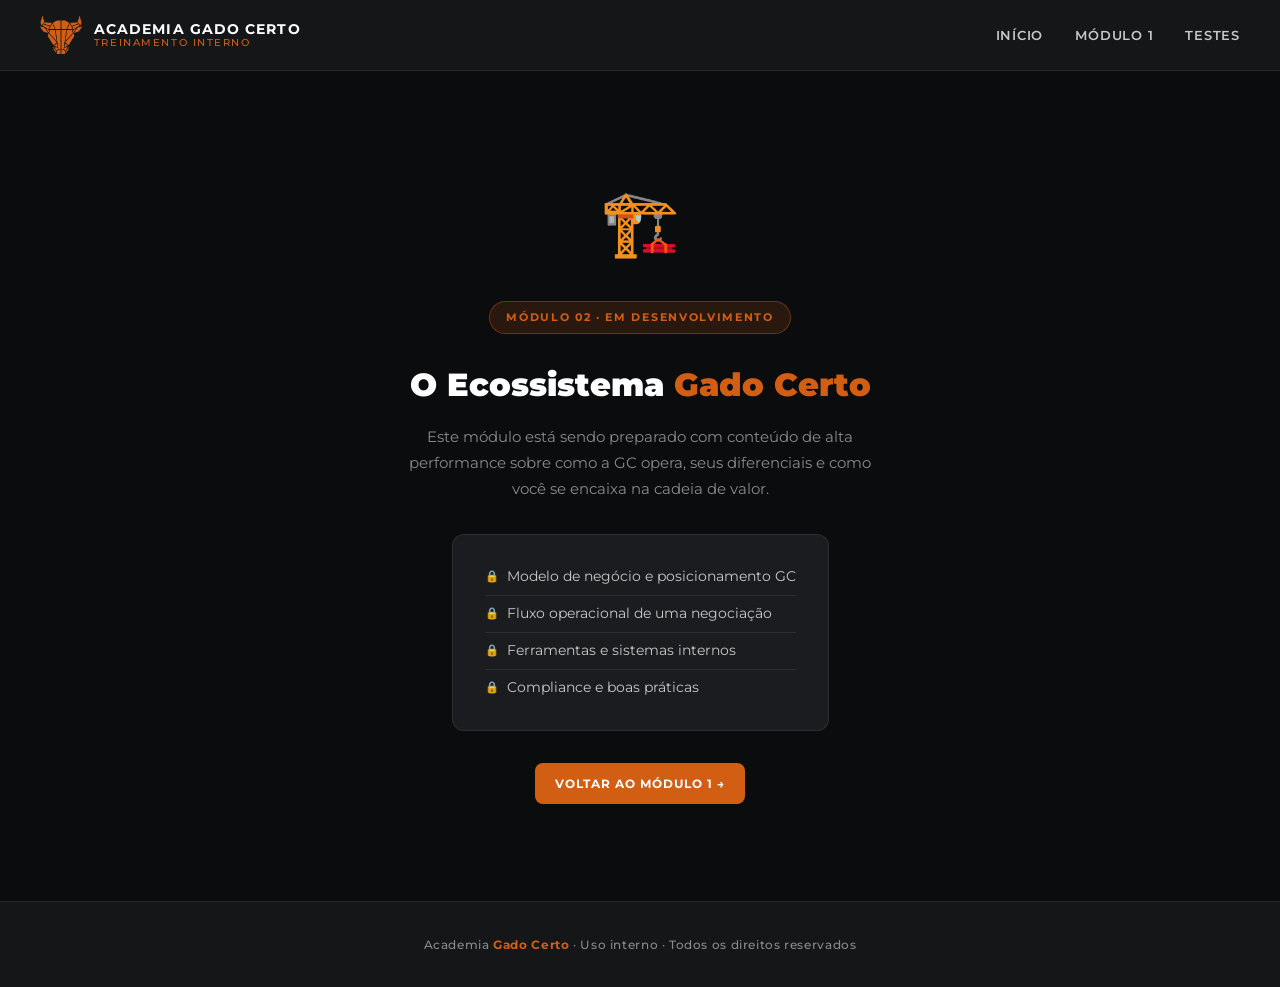
<file: modulo-2.html>
<!DOCTYPE html>
<html lang="pt-BR">
<head>
  <meta charset="UTF-8" />
  <meta name="viewport" content="width=device-width, initial-scale=1.0" />
  <title>Módulo 2 — Academia Gado Certo</title>
  <link rel="stylesheet" href="assets/style.css" />
  <link rel="icon" type="image/png" href="assets/logo.png" />
  <style>
    .coming-soon-wrap {
      display: flex;
      flex-direction: column;
      align-items: center;
      justify-content: center;
      min-height: calc(100vh - 70px);
      text-align: center;
      padding: 3rem 2rem;
    }
    .coming-soon-icon { font-size: 4rem; margin-bottom: 1.5rem; }
    .coming-soon-wrap h1 { font-size: 2rem; font-weight: 900; margin-bottom: 0.75rem; }
    .coming-soon-wrap h1 em { font-style: normal; color: var(--orange); }
    .coming-soon-wrap p { color: var(--gray); max-width: 480px; margin: 0 auto 2rem; font-size: 0.95rem; }
    .preview-topics {
      list-style: none;
      background: var(--black-card);
      border: 1px solid var(--border);
      border-radius: 12px;
      padding: 1.5rem 2rem;
      margin: 0 auto 2rem;
      max-width: 400px;
      text-align: left;
    }
    .preview-topics li {
      font-size: 0.85rem;
      color: var(--gray-light);
      padding: 0.4rem 0;
      border-bottom: 1px solid var(--border);
      display: flex;
      align-items: center;
      gap: 0.5rem;
    }
    .preview-topics li:last-child { border-bottom: none; }
    .preview-topics li::before { content: '🔒'; font-size: 0.7rem; }
  </style>
</head>
<body>

  <header class="header">
    <div class="header-inner">
      <a href="index.html" class="logo-area">
        <img src="assets/logo.png" alt="Gado Certo" />
        <div class="logo-text">Academia Gado Certo <span>Treinamento Interno</span></div>
      </a>
      <ul class="nav-links">
        <li><a href="index.html">Início</a></li>
        <li><a href="modulo-1.html">Módulo 1</a></li>
        <li><a href="https://script.google.com/macros/s/AKfycbxOD1wcf5c_QdRE5Ip-GUxKuM74ZlF1mr5jHVO_xcgZ3W2bMSboMw-E0bTqbYvNx8rB/exec" target="_blank">Testes</a></li>
      </ul>
    </div>
  </header>

  <div class="coming-soon-wrap">
    <div class="coming-soon-icon">🏗️</div>
    <div class="hero-badge" style="margin-bottom:1.5rem">Módulo 02 · Em desenvolvimento</div>
    <h1>O Ecossistema <em>Gado Certo</em></h1>
    <p>Este módulo está sendo preparado com conteúdo de alta performance sobre como a GC opera, seus diferenciais e como você se encaixa na cadeia de valor.</p>
    <ul class="preview-topics">
      <li>Modelo de negócio e posicionamento GC</li>
      <li>Fluxo operacional de uma negociação</li>
      <li>Ferramentas e sistemas internos</li>
      <li>Compliance e boas práticas</li>
    </ul>
    <a href="modulo-1.html" class="btn btn-primary">Voltar ao Módulo 1 →</a>
  </div>

  <footer class="footer">
    <p>Academia <strong>Gado Certo</strong> · Uso interno · Todos os direitos reservados</p>
  </footer>

</body>
</html>
</file>
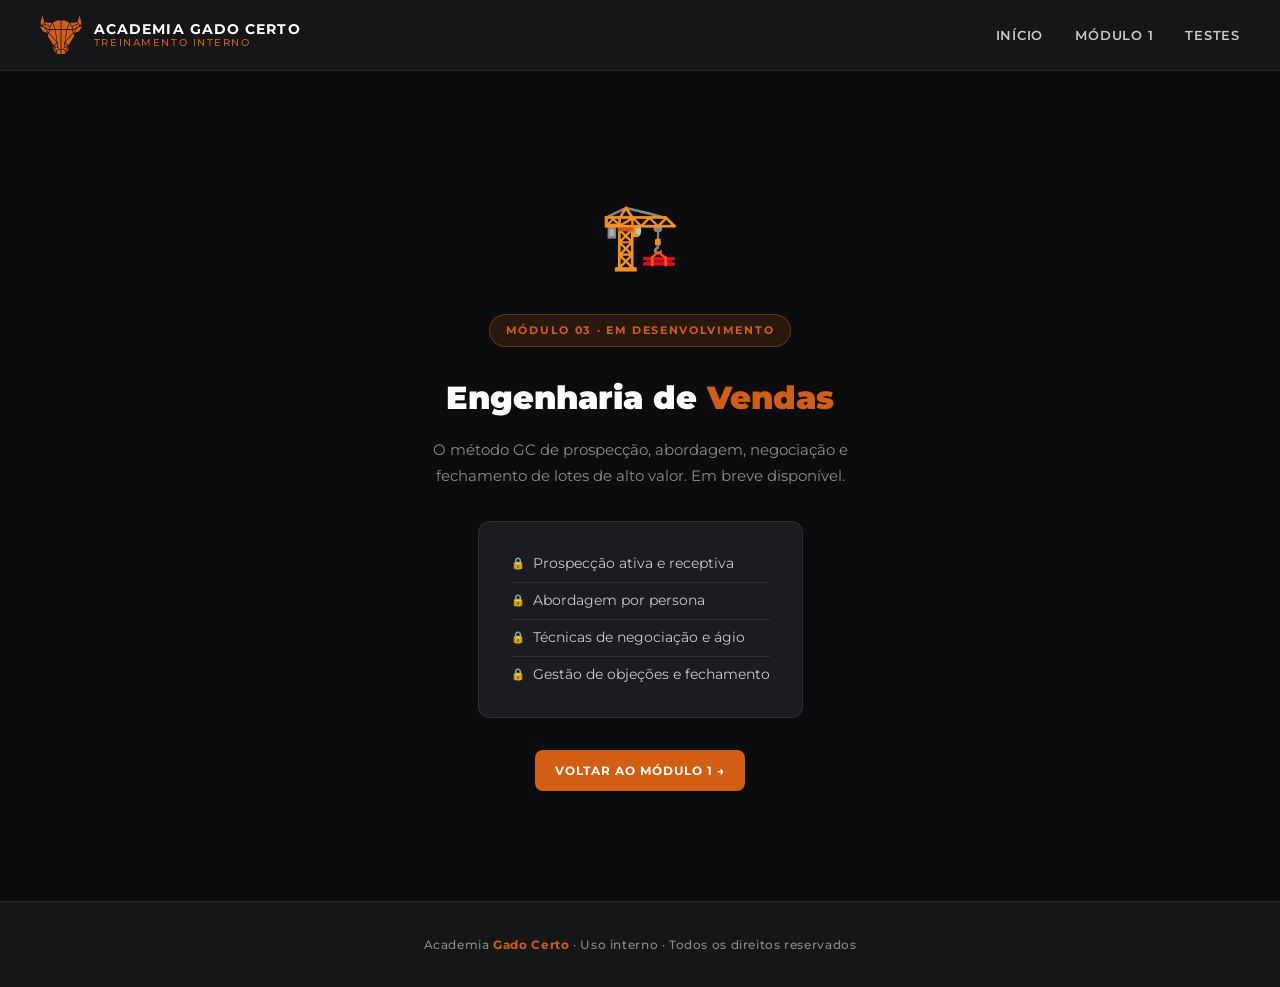
<file: modulo-3.html>
<!DOCTYPE html>
<html lang="pt-BR">
<head>
  <meta charset="UTF-8" />
  <meta name="viewport" content="width=device-width, initial-scale=1.0" />
  <title>Módulo 3 — Academia Gado Certo</title>
  <link rel="stylesheet" href="assets/style.css" />
  <link rel="icon" type="image/png" href="assets/logo.png" />
  <style>
    .coming-soon-wrap {
      display: flex; flex-direction: column; align-items: center;
      justify-content: center; min-height: calc(100vh - 70px);
      text-align: center; padding: 3rem 2rem;
    }
    .coming-soon-icon { font-size: 4rem; margin-bottom: 1.5rem; }
    .coming-soon-wrap h1 { font-size: 2rem; font-weight: 900; margin-bottom: 0.75rem; }
    .coming-soon-wrap h1 em { font-style: normal; color: var(--orange); }
    .coming-soon-wrap p { color: var(--gray); max-width: 480px; margin: 0 auto 2rem; font-size: 0.95rem; }
    .preview-topics {
      list-style: none; background: var(--black-card); border: 1px solid var(--border);
      border-radius: 12px; padding: 1.5rem 2rem; margin: 0 auto 2rem;
      max-width: 400px; text-align: left;
    }
    .preview-topics li {
      font-size: 0.85rem; color: var(--gray-light); padding: 0.4rem 0;
      border-bottom: 1px solid var(--border); display: flex; align-items: center; gap: 0.5rem;
    }
    .preview-topics li:last-child { border-bottom: none; }
    .preview-topics li::before { content: '🔒'; font-size: 0.7rem; }
  </style>
</head>
<body>

  <header class="header">
    <div class="header-inner">
      <a href="index.html" class="logo-area">
        <img src="assets/logo.png" alt="Gado Certo" />
        <div class="logo-text">Academia Gado Certo <span>Treinamento Interno</span></div>
      </a>
      <ul class="nav-links">
        <li><a href="index.html">Início</a></li>
        <li><a href="modulo-1.html">Módulo 1</a></li>
        <li><a href="https://script.google.com/macros/s/AKfycbxOD1wcf5c_QdRE5Ip-GUxKuM74ZlF1mr5jHVO_xcgZ3W2bMSboMw-E0bTqbYvNx8rB/exec" target="_blank">Testes</a></li>
      </ul>
    </div>
  </header>

  <div class="coming-soon-wrap">
    <div class="coming-soon-icon">🏗️</div>
    <div class="hero-badge" style="margin-bottom:1.5rem">Módulo 03 · Em desenvolvimento</div>
    <h1>Engenharia de <em>Vendas</em></h1>
    <p>O método GC de prospecção, abordagem, negociação e fechamento de lotes de alto valor. Em breve disponível.</p>
    <ul class="preview-topics">
      <li>Prospecção ativa e receptiva</li>
      <li>Abordagem por persona</li>
      <li>Técnicas de negociação e ágio</li>
      <li>Gestão de objeções e fechamento</li>
    </ul>
    <a href="modulo-1.html" class="btn btn-primary">Voltar ao Módulo 1 →</a>
  </div>

  <footer class="footer">
    <p>Academia <strong>Gado Certo</strong> · Uso interno · Todos os direitos reservados</p>
  </footer>

</body>
</html>
</file>
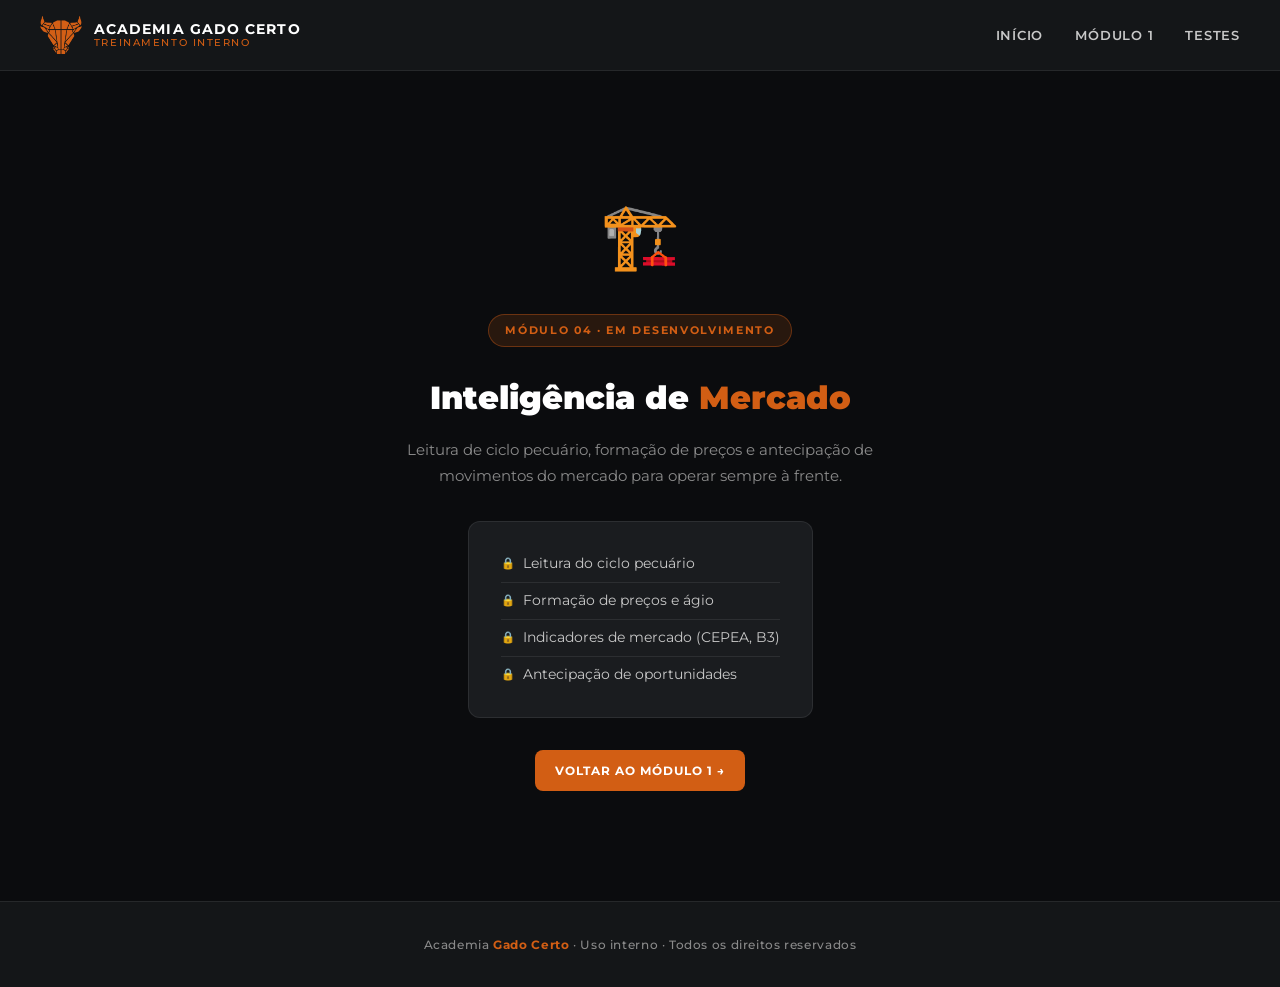
<file: modulo-4.html>
<!DOCTYPE html>
<html lang="pt-BR">
<head>
  <meta charset="UTF-8" />
  <meta name="viewport" content="width=device-width, initial-scale=1.0" />
  <title>Módulo 4 — Academia Gado Certo</title>
  <link rel="stylesheet" href="assets/style.css" />
  <link rel="icon" type="image/png" href="assets/logo.png" />
  <style>
    .coming-soon-wrap {
      display: flex; flex-direction: column; align-items: center;
      justify-content: center; min-height: calc(100vh - 70px);
      text-align: center; padding: 3rem 2rem;
    }
    .coming-soon-icon { font-size: 4rem; margin-bottom: 1.5rem; }
    .coming-soon-wrap h1 { font-size: 2rem; font-weight: 900; margin-bottom: 0.75rem; }
    .coming-soon-wrap h1 em { font-style: normal; color: var(--orange); }
    .coming-soon-wrap p { color: var(--gray); max-width: 480px; margin: 0 auto 2rem; font-size: 0.95rem; }
    .preview-topics {
      list-style: none; background: var(--black-card); border: 1px solid var(--border);
      border-radius: 12px; padding: 1.5rem 2rem; margin: 0 auto 2rem;
      max-width: 400px; text-align: left;
    }
    .preview-topics li {
      font-size: 0.85rem; color: var(--gray-light); padding: 0.4rem 0;
      border-bottom: 1px solid var(--border); display: flex; align-items: center; gap: 0.5rem;
    }
    .preview-topics li:last-child { border-bottom: none; }
    .preview-topics li::before { content: '🔒'; font-size: 0.7rem; }
  </style>
</head>
<body>

  <header class="header">
    <div class="header-inner">
      <a href="index.html" class="logo-area">
        <img src="assets/logo.png" alt="Gado Certo" />
        <div class="logo-text">Academia Gado Certo <span>Treinamento Interno</span></div>
      </a>
      <ul class="nav-links">
        <li><a href="index.html">Início</a></li>
        <li><a href="modulo-1.html">Módulo 1</a></li>
        <li><a href="https://script.google.com/macros/s/AKfycbxOD1wcf5c_QdRE5Ip-GUxKuM74ZlF1mr5jHVO_xcgZ3W2bMSboMw-E0bTqbYvNx8rB/exec" target="_blank">Testes</a></li>
      </ul>
    </div>
  </header>

  <div class="coming-soon-wrap">
    <div class="coming-soon-icon">🏗️</div>
    <div class="hero-badge" style="margin-bottom:1.5rem">Módulo 04 · Em desenvolvimento</div>
    <h1>Inteligência de <em>Mercado</em></h1>
    <p>Leitura de ciclo pecuário, formação de preços e antecipação de movimentos do mercado para operar sempre à frente.</p>
    <ul class="preview-topics">
      <li>Leitura do ciclo pecuário</li>
      <li>Formação de preços e ágio</li>
      <li>Indicadores de mercado (CEPEA, B3)</li>
      <li>Antecipação de oportunidades</li>
    </ul>
    <a href="modulo-1.html" class="btn btn-primary">Voltar ao Módulo 1 →</a>
  </div>

  <footer class="footer">
    <p>Academia <strong>Gado Certo</strong> · Uso interno · Todos os direitos reservados</p>
  </footer>

</body>
</html>
</file>
<file: assets/style.css>
@import url('https://fonts.googleapis.com/css2?family=Montserrat:wght@300;400;500;600;700;800;900&display=swap');

:root {
  --orange: #D25E14;
  --orange-light: #e8722a;
  --brown: #584e41;
  --black: #0b0c0e;
  --black-soft: #141618;
  --black-card: #1a1c1f;
  --white: #FFFFFF;
  --gray: #8a8a8a;
  --gray-light: #c8c8c8;
  --border: rgba(255,255,255,0.08);
}

* { margin: 0; padding: 0; box-sizing: border-box; }

html { scroll-behavior: smooth; }

body {
  font-family: 'Montserrat', sans-serif;
  background: var(--black);
  color: var(--white);
  line-height: 1.7;
  font-size: 16px;
}

a { text-decoration: none; color: inherit; }

/* ── HEADER ── */
.header {
  background: var(--black-soft);
  border-bottom: 1px solid var(--border);
  padding: 0 2rem;
  position: sticky;
  top: 0;
  z-index: 100;
}

.header-inner {
  max-width: 1200px;
  margin: 0 auto;
  display: flex;
  align-items: center;
  justify-content: space-between;
  height: 70px;
}

.logo-area {
  display: flex;
  align-items: center;
  gap: 12px;
}

.logo-area img {
  height: 38px;
  width: auto;
}

.logo-text {
  font-size: 0.85rem;
  font-weight: 700;
  letter-spacing: 0.08em;
  text-transform: uppercase;
  color: var(--white);
  line-height: 1.2;
}

.logo-text span {
  display: block;
  color: var(--orange);
  font-size: 0.65rem;
  letter-spacing: 0.15em;
  font-weight: 500;
}

.nav-links {
  display: flex;
  gap: 2rem;
  list-style: none;
}

.nav-links a {
  font-size: 0.8rem;
  font-weight: 600;
  letter-spacing: 0.06em;
  text-transform: uppercase;
  color: var(--gray-light);
  transition: color 0.2s;
}

.nav-links a:hover,
.nav-links a.active { color: var(--orange); }

/* ── HERO ── */
.hero {
  background: linear-gradient(135deg, var(--black-soft) 0%, #1a1410 50%, var(--black) 100%);
  border-bottom: 1px solid var(--border);
  padding: 5rem 2rem;
  text-align: center;
  position: relative;
  overflow: hidden;
}

.hero::before {
  content: '';
  position: absolute;
  top: -50%;
  left: 50%;
  transform: translateX(-50%);
  width: 600px;
  height: 600px;
  background: radial-gradient(circle, rgba(210,94,20,0.12) 0%, transparent 70%);
  pointer-events: none;
}

.hero-badge {
  display: inline-block;
  background: rgba(210,94,20,0.15);
  border: 1px solid rgba(210,94,20,0.4);
  color: var(--orange);
  font-size: 0.7rem;
  font-weight: 700;
  letter-spacing: 0.15em;
  text-transform: uppercase;
  padding: 6px 16px;
  border-radius: 100px;
  margin-bottom: 1.5rem;
}

.hero h1 {
  font-size: clamp(2rem, 5vw, 3.5rem);
  font-weight: 900;
  letter-spacing: -0.02em;
  line-height: 1.1;
  margin-bottom: 1rem;
}

.hero h1 em {
  font-style: normal;
  color: var(--orange);
}

.hero p {
  font-size: 1.05rem;
  color: var(--gray-light);
  max-width: 580px;
  margin: 0 auto 2.5rem;
  font-weight: 400;
}

/* ── FLOW ── */
.flow {
  padding: 4rem 2rem;
  background: var(--black-soft);
  border-bottom: 1px solid var(--border);
}

.section-title {
  text-align: center;
  margin-bottom: 3rem;
}

.section-title h2 {
  font-size: 1.6rem;
  font-weight: 800;
  letter-spacing: -0.02em;
}

.section-title p {
  color: var(--gray);
  font-size: 0.9rem;
  margin-top: 0.5rem;
}

.flow-steps {
  display: flex;
  align-items: center;
  justify-content: center;
  gap: 0;
  max-width: 900px;
  margin: 0 auto;
  flex-wrap: wrap;
}

.flow-step {
  text-align: center;
  flex: 1;
  min-width: 140px;
  padding: 1.5rem 1rem;
}

.flow-step .step-icon {
  width: 60px;
  height: 60px;
  border-radius: 50%;
  display: flex;
  align-items: center;
  justify-content: center;
  font-size: 1.5rem;
  margin: 0 auto 1rem;
  border: 2px solid var(--border);
  background: var(--black-card);
}

.flow-step.active .step-icon {
  border-color: var(--orange);
  background: rgba(210,94,20,0.15);
}

.flow-step h3 {
  font-size: 0.8rem;
  font-weight: 700;
  text-transform: uppercase;
  letter-spacing: 0.08em;
  margin-bottom: 0.4rem;
}

.flow-step p {
  font-size: 0.75rem;
  color: var(--gray);
}

.flow-arrow {
  color: var(--orange);
  font-size: 1.2rem;
  padding: 0 0.5rem;
  flex-shrink: 0;
}

/* ── MODULES GRID ── */
.modules-section {
  padding: 4rem 2rem;
  max-width: 1200px;
  margin: 0 auto;
}

.modules-grid {
  display: grid;
  grid-template-columns: repeat(auto-fit, minmax(260px, 1fr));
  gap: 1.5rem;
}

.module-card {
  background: var(--black-card);
  border: 1px solid var(--border);
  border-radius: 12px;
  padding: 2rem;
  transition: all 0.3s ease;
  position: relative;
  overflow: hidden;
}

.module-card::before {
  content: '';
  position: absolute;
  top: 0; left: 0; right: 0;
  height: 3px;
  background: var(--brown);
  transition: background 0.3s;
}

.module-card.active::before { background: var(--orange); }

.module-card.active {
  border-color: rgba(210,94,20,0.3);
  cursor: pointer;
}

.module-card.active:hover {
  transform: translateY(-4px);
  border-color: rgba(210,94,20,0.6);
  box-shadow: 0 12px 40px rgba(210,94,20,0.15);
}

.module-card.locked {
  opacity: 0.6;
}

.module-number {
  font-size: 0.7rem;
  font-weight: 700;
  letter-spacing: 0.15em;
  text-transform: uppercase;
  color: var(--orange);
  margin-bottom: 0.75rem;
}

.module-card.locked .module-number { color: var(--gray); }

.module-card h3 {
  font-size: 1.1rem;
  font-weight: 800;
  line-height: 1.3;
  margin-bottom: 1rem;
}

.module-card p {
  font-size: 0.82rem;
  color: var(--gray);
  margin-bottom: 1.5rem;
  line-height: 1.6;
}

.module-topics {
  list-style: none;
  margin-bottom: 1.5rem;
}

.module-topics li {
  font-size: 0.78rem;
  color: var(--gray-light);
  padding: 0.3rem 0;
  border-bottom: 1px solid var(--border);
  display: flex;
  align-items: center;
  gap: 0.5rem;
}

.module-topics li::before {
  content: '▸';
  color: var(--orange);
  font-size: 0.6rem;
  flex-shrink: 0;
}

.module-card.locked .module-topics li::before { color: var(--gray); }

.btn {
  display: inline-flex;
  align-items: center;
  gap: 0.5rem;
  font-family: 'Montserrat', sans-serif;
  font-size: 0.78rem;
  font-weight: 700;
  letter-spacing: 0.08em;
  text-transform: uppercase;
  padding: 10px 20px;
  border-radius: 8px;
  border: none;
  cursor: pointer;
  transition: all 0.2s;
  text-decoration: none;
}

.btn-primary {
  background: var(--orange);
  color: var(--white);
}

.btn-primary:hover {
  background: var(--orange-light);
  transform: translateY(-1px);
}

.btn-outline {
  background: transparent;
  color: var(--orange);
  border: 1.5px solid var(--orange);
}

.btn-outline:hover {
  background: rgba(210,94,20,0.1);
}

.btn-disabled {
  background: var(--black-soft);
  color: var(--gray);
  cursor: not-allowed;
  border: 1px solid var(--border);
}

.lock-badge {
  display: inline-flex;
  align-items: center;
  gap: 0.4rem;
  font-size: 0.72rem;
  color: var(--gray);
  font-weight: 600;
}

/* ── TEST BANNER ── */
.test-banner {
  background: linear-gradient(135deg, #1a1410, #1f1208);
  border: 1px solid rgba(210,94,20,0.3);
  border-radius: 16px;
  padding: 3rem;
  text-align: center;
  margin: 0 2rem 4rem;
  max-width: 1200px;
  margin-left: auto;
  margin-right: auto;
}

.test-banner h2 {
  font-size: 1.4rem;
  font-weight: 800;
  margin-bottom: 0.75rem;
}

.test-banner p {
  color: var(--gray-light);
  font-size: 0.9rem;
  max-width: 600px;
  margin: 0 auto 2rem;
}

.test-buttons {
  display: flex;
  gap: 1rem;
  justify-content: center;
  flex-wrap: wrap;
}

/* ── FOOTER ── */
.footer {
  background: var(--black-soft);
  border-top: 1px solid var(--border);
  padding: 2rem;
  text-align: center;
}

.footer p {
  font-size: 0.78rem;
  color: var(--gray);
  font-weight: 500;
  letter-spacing: 0.05em;
}

.footer strong { color: var(--orange); }

/* ── MODULE PAGE ── */
.module-layout {
  display: grid;
  grid-template-columns: 280px 1fr;
  min-height: calc(100vh - 70px);
  max-width: 1400px;
  margin: 0 auto;
}

.sidebar {
  background: var(--black-soft);
  border-right: 1px solid var(--border);
  padding: 2rem 0;
  position: sticky;
  top: 70px;
  height: calc(100vh - 70px);
  overflow-y: auto;
}

.sidebar-header {
  padding: 0 1.5rem 1.5rem;
  border-bottom: 1px solid var(--border);
  margin-bottom: 1rem;
}

.sidebar-header .back-link {
  display: flex;
  align-items: center;
  gap: 0.5rem;
  font-size: 0.75rem;
  color: var(--gray);
  font-weight: 600;
  letter-spacing: 0.06em;
  text-transform: uppercase;
  margin-bottom: 1rem;
  transition: color 0.2s;
}

.sidebar-header .back-link:hover { color: var(--orange); }

.sidebar-header h3 {
  font-size: 0.75rem;
  font-weight: 700;
  color: var(--orange);
  text-transform: uppercase;
  letter-spacing: 0.1em;
  margin-bottom: 0.25rem;
}

.sidebar-header p {
  font-size: 0.85rem;
  font-weight: 700;
  color: var(--white);
  line-height: 1.3;
}

.sidebar-nav { list-style: none; }

.sidebar-nav li a {
  display: block;
  padding: 0.65rem 1.5rem;
  font-size: 0.78rem;
  font-weight: 600;
  color: var(--gray);
  transition: all 0.2s;
  border-left: 2px solid transparent;
  line-height: 1.4;
}

.sidebar-nav li a:hover {
  color: var(--white);
  background: rgba(255,255,255,0.03);
  border-left-color: var(--brown);
}

.sidebar-nav li a.active {
  color: var(--orange);
  background: rgba(210,94,20,0.08);
  border-left-color: var(--orange);
}

.sidebar-nav .nav-sub {
  list-style: none;
}

.sidebar-nav .nav-sub li a {
  padding-left: 2.5rem;
  font-size: 0.73rem;
  font-weight: 500;
}

/* ── CONTENT ── */
.content {
  padding: 3rem 4rem;
  max-width: 860px;
}

.content-header {
  margin-bottom: 3rem;
  padding-bottom: 2rem;
  border-bottom: 1px solid var(--border);
}

.content-header .module-tag {
  font-size: 0.7rem;
  font-weight: 700;
  letter-spacing: 0.15em;
  text-transform: uppercase;
  color: var(--orange);
  margin-bottom: 0.75rem;
}

.content-header h1 {
  font-size: 2rem;
  font-weight: 900;
  letter-spacing: -0.02em;
  line-height: 1.2;
  margin-bottom: 1rem;
}

.content-header .intro {
  font-size: 1rem;
  color: var(--gray-light);
  line-height: 1.7;
}

/* Content sections */
.section-block {
  margin-bottom: 3rem;
  scroll-margin-top: 90px;
}

.section-block h2 {
  font-size: 1.3rem;
  font-weight: 800;
  letter-spacing: -0.01em;
  margin-bottom: 1rem;
  padding-bottom: 0.75rem;
  border-bottom: 2px solid var(--orange);
  display: inline-block;
}

.section-block h3 {
  font-size: 1rem;
  font-weight: 700;
  color: var(--orange);
  margin: 1.5rem 0 0.75rem;
}

.section-block h4 {
  font-size: 0.9rem;
  font-weight: 700;
  color: var(--gray-light);
  margin: 1.25rem 0 0.5rem;
  text-transform: uppercase;
  letter-spacing: 0.06em;
}

.section-block p {
  font-size: 0.92rem;
  color: var(--gray-light);
  margin-bottom: 0.75rem;
  line-height: 1.8;
}

.section-block ul {
  list-style: none;
  margin-bottom: 1rem;
}

.section-block ul li {
  font-size: 0.88rem;
  color: var(--gray-light);
  padding: 0.4rem 0;
  padding-left: 1.2rem;
  position: relative;
  line-height: 1.6;
  border-bottom: 1px solid rgba(255,255,255,0.04);
}

.section-block ul li::before {
  content: '▸';
  position: absolute;
  left: 0;
  color: var(--orange);
  font-size: 0.65rem;
  top: 0.55rem;
}

/* Highlight card */
.highlight-card {
  background: linear-gradient(135deg, rgba(210,94,20,0.1), rgba(88,78,65,0.1));
  border: 1px solid rgba(210,94,20,0.3);
  border-radius: 10px;
  padding: 1.25rem 1.5rem;
  margin: 1.5rem 0;
}

.highlight-card .label {
  font-size: 0.65rem;
  font-weight: 700;
  letter-spacing: 0.15em;
  text-transform: uppercase;
  color: var(--orange);
  margin-bottom: 0.5rem;
}

.highlight-card p {
  font-size: 0.88rem;
  color: var(--white);
  margin: 0;
  font-weight: 500;
}

/* Table */
.data-table {
  width: 100%;
  border-collapse: collapse;
  margin: 1.5rem 0;
  font-size: 0.82rem;
}

.data-table th {
  background: rgba(210,94,20,0.15);
  color: var(--orange);
  font-weight: 700;
  text-transform: uppercase;
  letter-spacing: 0.06em;
  padding: 0.75rem 1rem;
  text-align: left;
  border-bottom: 2px solid var(--orange);
}

.data-table td {
  padding: 0.65rem 1rem;
  color: var(--gray-light);
  border-bottom: 1px solid var(--border);
}

.data-table tr:last-child td { border-bottom: none; }
.data-table tr:hover td { background: rgba(255,255,255,0.02); }

/* Progress bar */
.progress-bar {
  background: var(--border);
  border-radius: 100px;
  height: 4px;
  margin-bottom: 0.5rem;
  overflow: hidden;
}

.progress-bar .fill {
  height: 100%;
  background: var(--orange);
  border-radius: 100px;
}

/* Prev/next nav */
.content-nav {
  display: flex;
  justify-content: space-between;
  align-items: center;
  margin-top: 4rem;
  padding-top: 2rem;
  border-top: 1px solid var(--border);
}

.content-nav a {
  display: flex;
  align-items: center;
  gap: 0.5rem;
  font-size: 0.8rem;
  font-weight: 700;
  color: var(--gray);
  letter-spacing: 0.05em;
  text-transform: uppercase;
  transition: color 0.2s;
}

.content-nav a:hover { color: var(--orange); }

/* ── RESPONSIVE ── */
@media (max-width: 900px) {
  .module-layout {
    grid-template-columns: 1fr;
  }
  .sidebar {
    position: static;
    height: auto;
    border-right: none;
    border-bottom: 1px solid var(--border);
  }
  .content {
    padding: 2rem 1.5rem;
  }
}

@media (max-width: 600px) {
  .nav-links { display: none; }
  .flow-arrow { display: none; }
  .flow-step { min-width: 100px; }
  .content-header h1 { font-size: 1.5rem; }
  .test-banner { padding: 2rem 1.5rem; }
}
</file>
